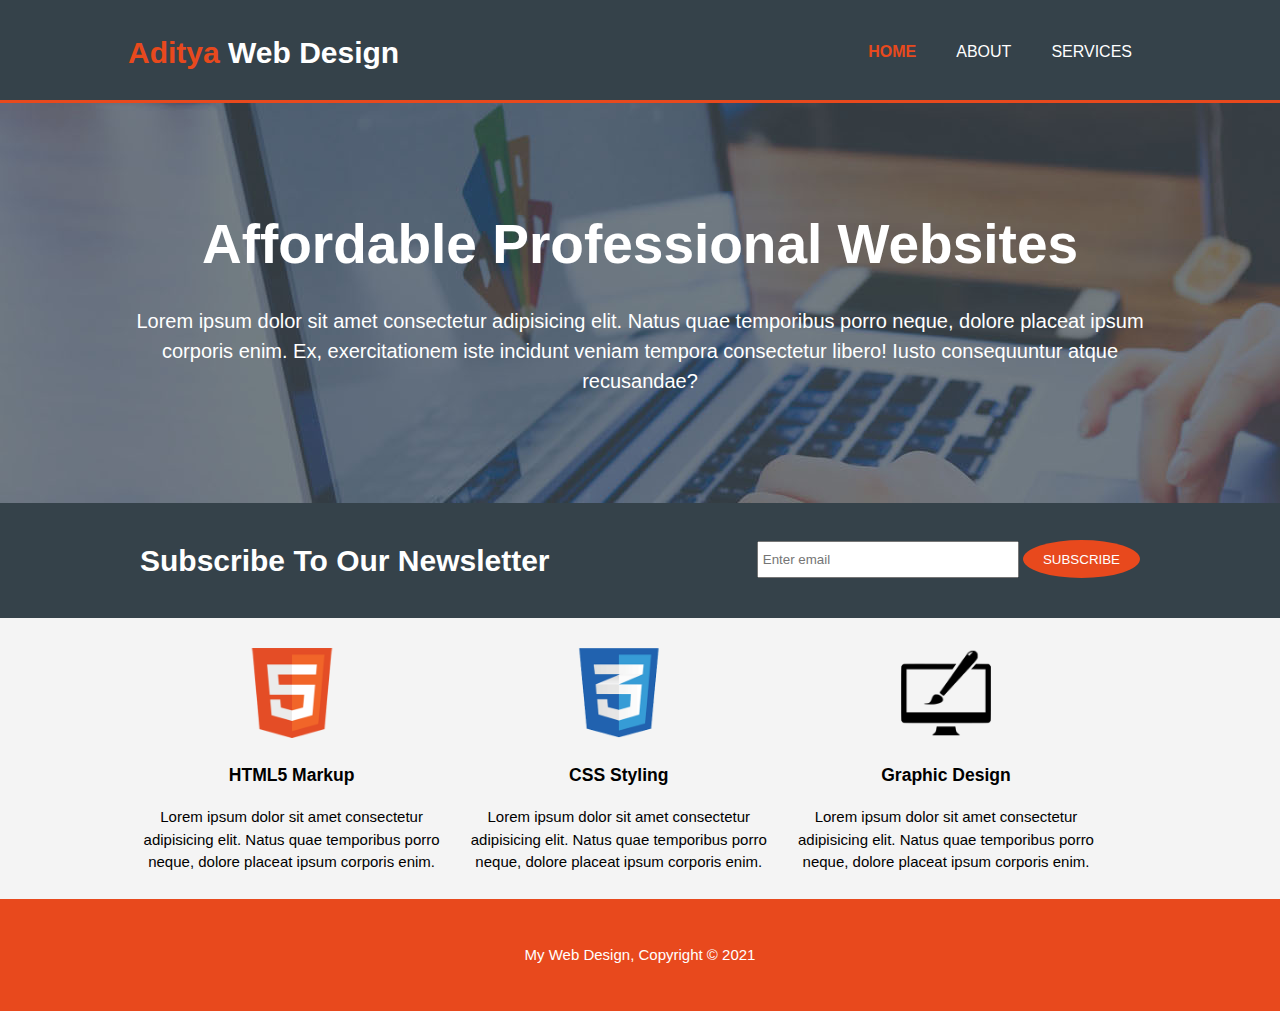
<file: adityawebdesign/index.html>
<!DOCTYPE html>
<html>
    <head>
        <meta charset="utf-8">
        <meta name="viewport" content="width=device-width">
        <meta name="author" content="Aditya Kumar">
        <title>Aditya Web Design | Welcome</title>
        <link rel="stylesheet" href="./css/style.css">
    </head>
    <body>
        <header>
            <div class="container">
                <div id="branding">
                    <h1><span class="highlight">Aditya</span> Web Design</h1>
                </div>
                <nav>
                    <ul>
                        <li class="current"><a href="index.html">home</a></li>
                        <li><a href="about.html">about</a></li>
                        <li><a href="services.html">services</a></li>
                    </ul>
                </nav>
            </div>
        </header>

        <section id="showcase">
            <div class="container">
                <h1>Affordable Professional Websites</h1>
                <p>Lorem ipsum dolor sit amet consectetur adipisicing elit. 
                    Natus quae temporibus porro neque, dolore placeat ipsum 
                    corporis enim. Ex, exercitationem iste incidunt veniam 
                    tempora consectetur libero! Iusto consequuntur atque recusandae?
                </p>
            </div>
        </section>

        <section id="newsletter">
            <div class="container">
                <h1>Subscribe To Our Newsletter</h1>
                <form>
                    <input type="email" placeholder="Enter email">
                    <button type="submit" class="button-1">SUBSCRIBE</button>
                </form>
            </div>
        </section>

        <section id="boxes">
            <div class="container">
                <div class="box">
                    <img src="./img/logo_html.png">
                    <h3>HTML5 Markup</h3>
                    <p>Lorem ipsum dolor sit amet consectetur adipisicing elit. 
                        Natus quae temporibus porro neque, dolore placeat ipsum 
                        corporis enim.</p>
                </div>

                <div class="box">
                    <img src="./img/logo_css.png">
                    <h3>CSS Styling</h3>
                    <p>Lorem ipsum dolor sit amet consectetur adipisicing elit. 
                        Natus quae temporibus porro neque, dolore placeat ipsum 
                        corporis enim.</p>
                </div>

                <div class="box">
                    <img src="./img/logo_brush.png">
                    <h3>Graphic Design</h3>
                    <p>Lorem ipsum dolor sit amet consectetur adipisicing elit. 
                        Natus quae temporibus porro neque, dolore placeat ipsum 
                        corporis enim.</p>
                </div>
            </div>
        </section>

        <footer>
            <p>My Web Design, Copyright &copy; 2021</p>
        </footer>
    </body>
</html>
</file>
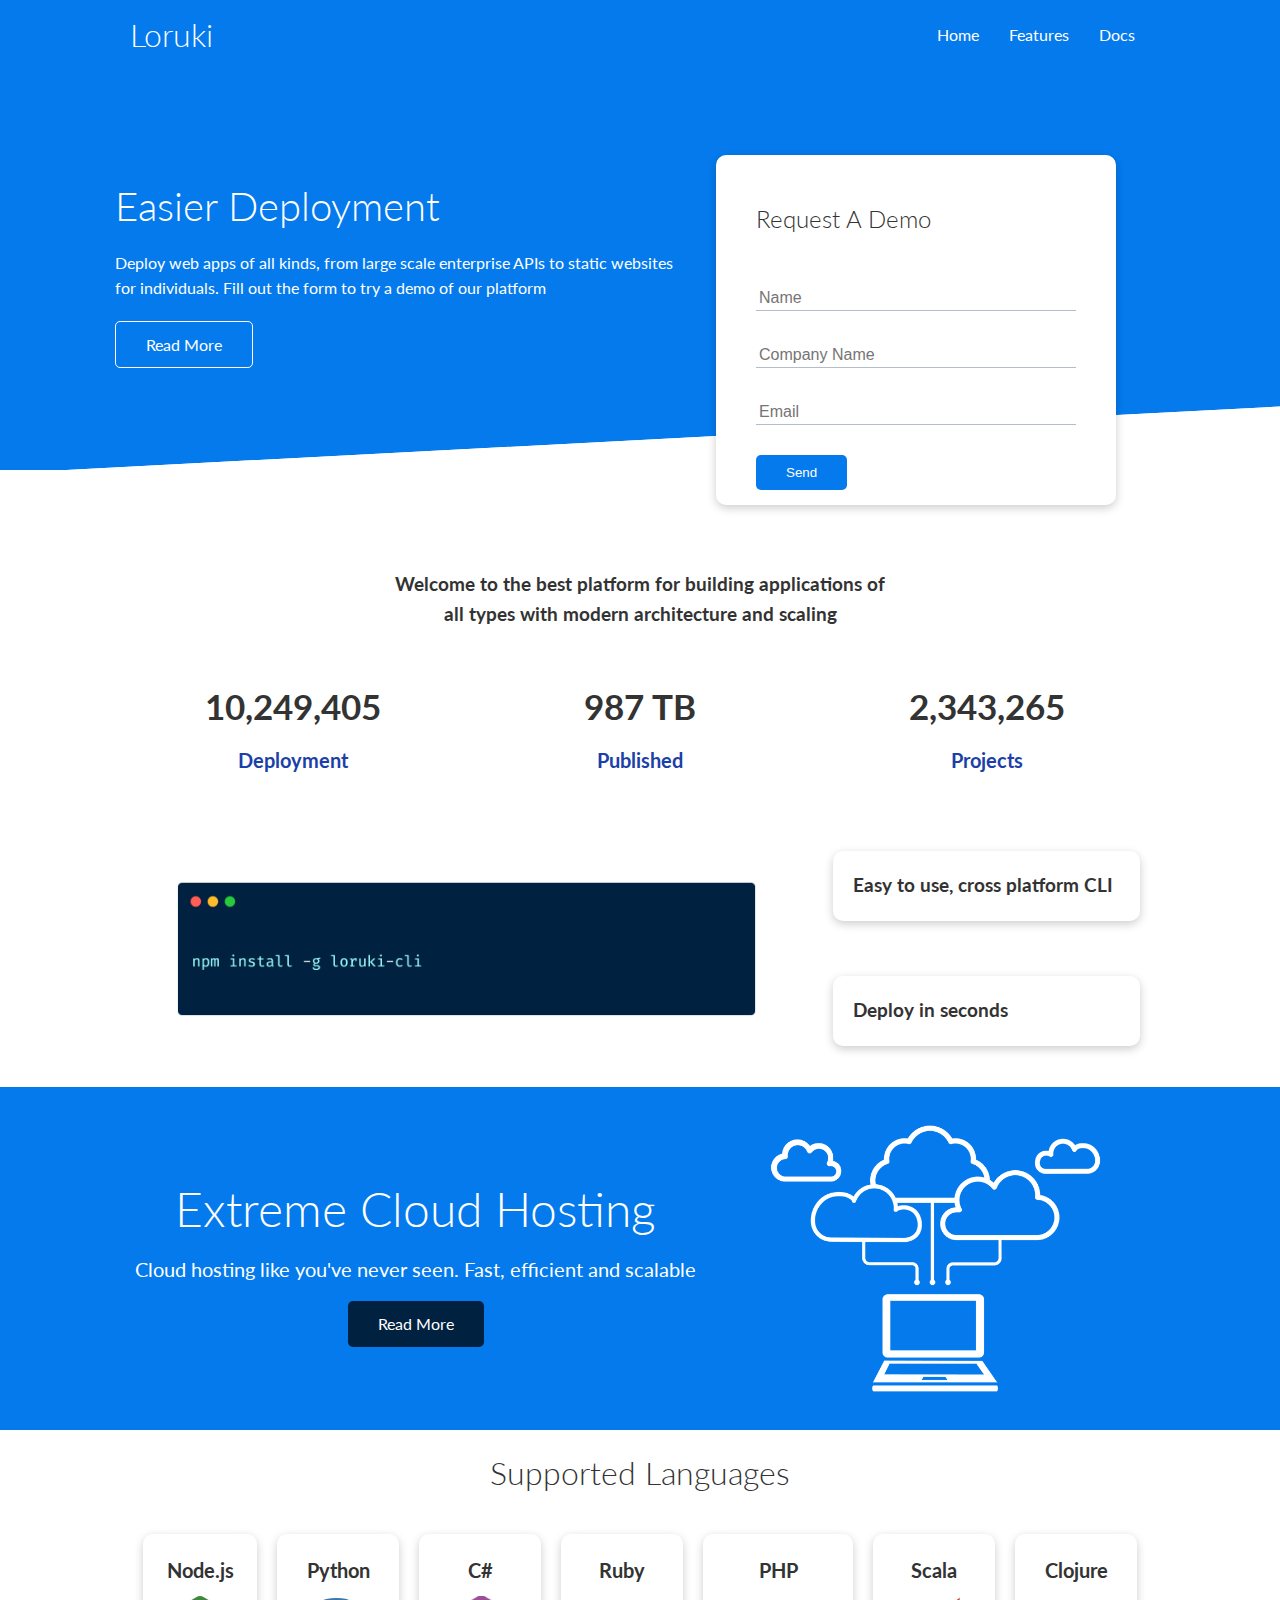
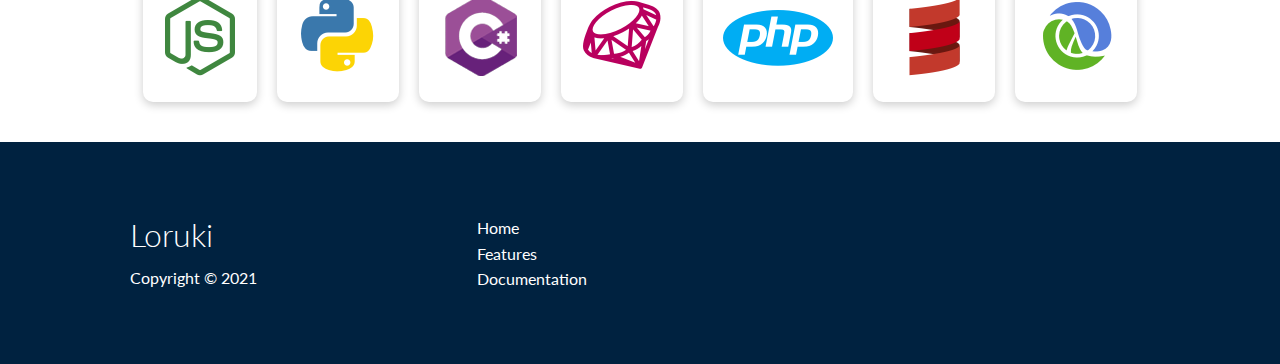
<file: LorukiWebsite/index.html>
<!DOCTYPE html>
<html lang="en">
<head>
    <meta charset="UTF-8">
    <meta http-equiv="X-UA-Compatible" content="IE=edge">
    <meta name="viewport" content="width=device-width, initial-scale=1.0">
    <!-- the below link is from cdnjs.com where we searched font and copied link of font awesome which allows tu use classes for creating icons-->
    <link rel="stylesheet" href="https://cdnjs.cloudflare.com/ajax/libs/font-awesome/5.15.3/css/all.min.css" 
    integrity="sha512-iBBXm8fW90+nuLcSKlbmrPcLa0OT92xO1BIsZ+ywDWZCvqsWgccV3gFoRBv0z+8dLJgyAHIhR35VZc2oM/gI1w==" 
    crossorigin="anonymous" referrerpolicy="no-referrer" />
    <title>Loruki | Cloud hosting for everyone</title>
    <link rel="stylesheet" href="css/utilities.css">
    <link rel="stylesheet" href="css/style.css">
</head>
<body>
    <!--NAVBAR-->
    <div class="navbar">
        <div class="container flex">
            <h1 class="logo">Loruki</h1>
            <ul>
                <li><a href="index.html">Home</a></li>
                <li><a href="features.html">Features</a></li>
                <li><a href="docs.html">Docs</a></li>
            </ul>
        </div>
    </div>

    <!--SHOWCASE-->
    <section class="showcase">
        <div class="container grid">
            <div class="showcase-text">
                <h1>Easier Deployment</h1>
                <p>Deploy web apps of all kinds, from
                    large scale enterprise APIs to static
                    websites for individuals. Fill out the
                    form to try a demo of our platform
                </p>
                <a href="features.html" class="btn btn-outline">Read More</a> 
            </div>

            <div class="showcase-form card">
                <h2>Request A Demo</h2>
                <form name="contact" method="POST" netlify-honeypot="bot-field" data-netlify="true">
                    <!--Adding required tag makes the field as required-->
                    <input type="hidden" name="form-name" value="contact">
                    <p class="hidden">
                        <label>Don’t fill this out if you’re human: <input name="bot-field" /></label>
                    </p>
                    <div class="form-control">
                        <input type="text" name="name" placeholder="Name"
                        required>
                    </div>

                    <div class="form-control">
                        <input type="text" name="company" placeholder="Company Name"
                        required>
                    </div>

                    <div class="form-control">
                        <input type="email" name="email" placeholder="Email"
                        required>
                    </div>

                    <input type="submit" value="Send" class="btn btn-primary">
                </form>
            </div>
        </div>
    </section>

    <!--STATS-->
    <section class="stats">
        <div class="container">
            <h3 class="stats-heading text-center my-1">
                Welcome to the best platform for building applications
                of all types with modern architecture and scaling
            </h3> 
            
            <div class="grid grid-3 text-center my-4">
                <div>
                    <!--The fas fa server/upload/diagram are all html tags to fetch icons-->
                    <i class="fas fa-server fa-3x"></i>
                    <h3>10,249,405</h3>
                    <p class="text-secondary">Deployment</p>
                </div>
                <div>
                    <i class="fas fa-upload fa-3x"></i>
                    <h3>987 TB</h3>
                    <p class="text-secondary">Published</p>
                </div>
                <div>
                    <i class="fas fa-project-diagram fa-3x"></i>
                    <h3>2,343,265</h3>
                    <p class="text-secondary">Projects</p>
                </div>
            </div>
        </div>
    </section>

    <!--CLI-->
    <section class="cli">
        <div class="container grid">
            <img src="images/cli.png" alt="">
            <div class="card">
                <h3>Easy to use, cross platform CLI</h3>
            </div>

            <div class="card">
                <h3>Deploy in seconds</h3>
            </div>
        </div>
    </section>

    <!--CLOUD-->
    <section class="cloud bg-primary my-2 py-2">
        <div class="container grid">
            <div class="text-center">
                <h2 class="lg">Extreme Cloud Hosting</h2>
                <p class="lead my-1">Cloud hosting like you've never seen.
                    Fast, efficient and scalable
                </p>
                <a href="features.html" class="btn btn-dark">Read More</a>
            </div>

            <img src="images/cloud.png" alt="">
        </div>
    </section>

    <!--LANGUAGES-->
    <section class="languages">
        <h2 class="md text-center my-2">
            Supported Languages
        </h2>
        <div class="container flex">
            <div class="card">
                <h4>Node.js</h4>
                <img src="images/logos/node.png" alt="">
            </div>
            <div class="card">
                <h4>Python</h4>
                <img src="images/logos/python.png" alt="">
            </div>
            <div class="card">
                <h4>C#</h4>
                <img src="images/logos/csharp.png" alt="">
            </div>
            <div class="card">
                <h4>Ruby</h4>
                <img src="images/logos/ruby.png" alt="">
            </div>
            <div class="card">
                <h4>PHP</h4>
                <img src="images/logos/php.png" alt="">
            </div>
            <div class="card">
                <h4>Scala</h4>
                <img src="images/logos/scala.png" alt="">
            </div>
            <div class="card">
                <h4>Clojure</h4>
                <img src="images/logos/clojure.png" alt="">
            </div>
        </div>
    </section>


    <!--FOOTER-->
    <footer class="footer bg-dark py-5">
        <div class="container grid grid-3">
            <div>
                <h1>Loruki</h1>
                <p>Copyright &copy; 2021</p>
            </div>

            <nav>
                <ul>
                    <li><a href="index.html">Home</a></li>
                    <li><a href="features.html">Features</a></li>
                    <li><a href="docs.html">Documentation</a></li>
                </ul>
            </nav>

            <div class="social">
                <a href="#"><i class="fab fa-github fa-2x"></i></a>
                <a href="#"><i class="fab fa-facebook fa-2x"></i></a>
                <a href="#"><i class="fab fa-instagram fa-2x"></i></a>
                <a href="#"><i class="fab fa-twitter fa-2x"></i></a>
            </div>
        </div>
    </footer>
</body>
</html>
</file>
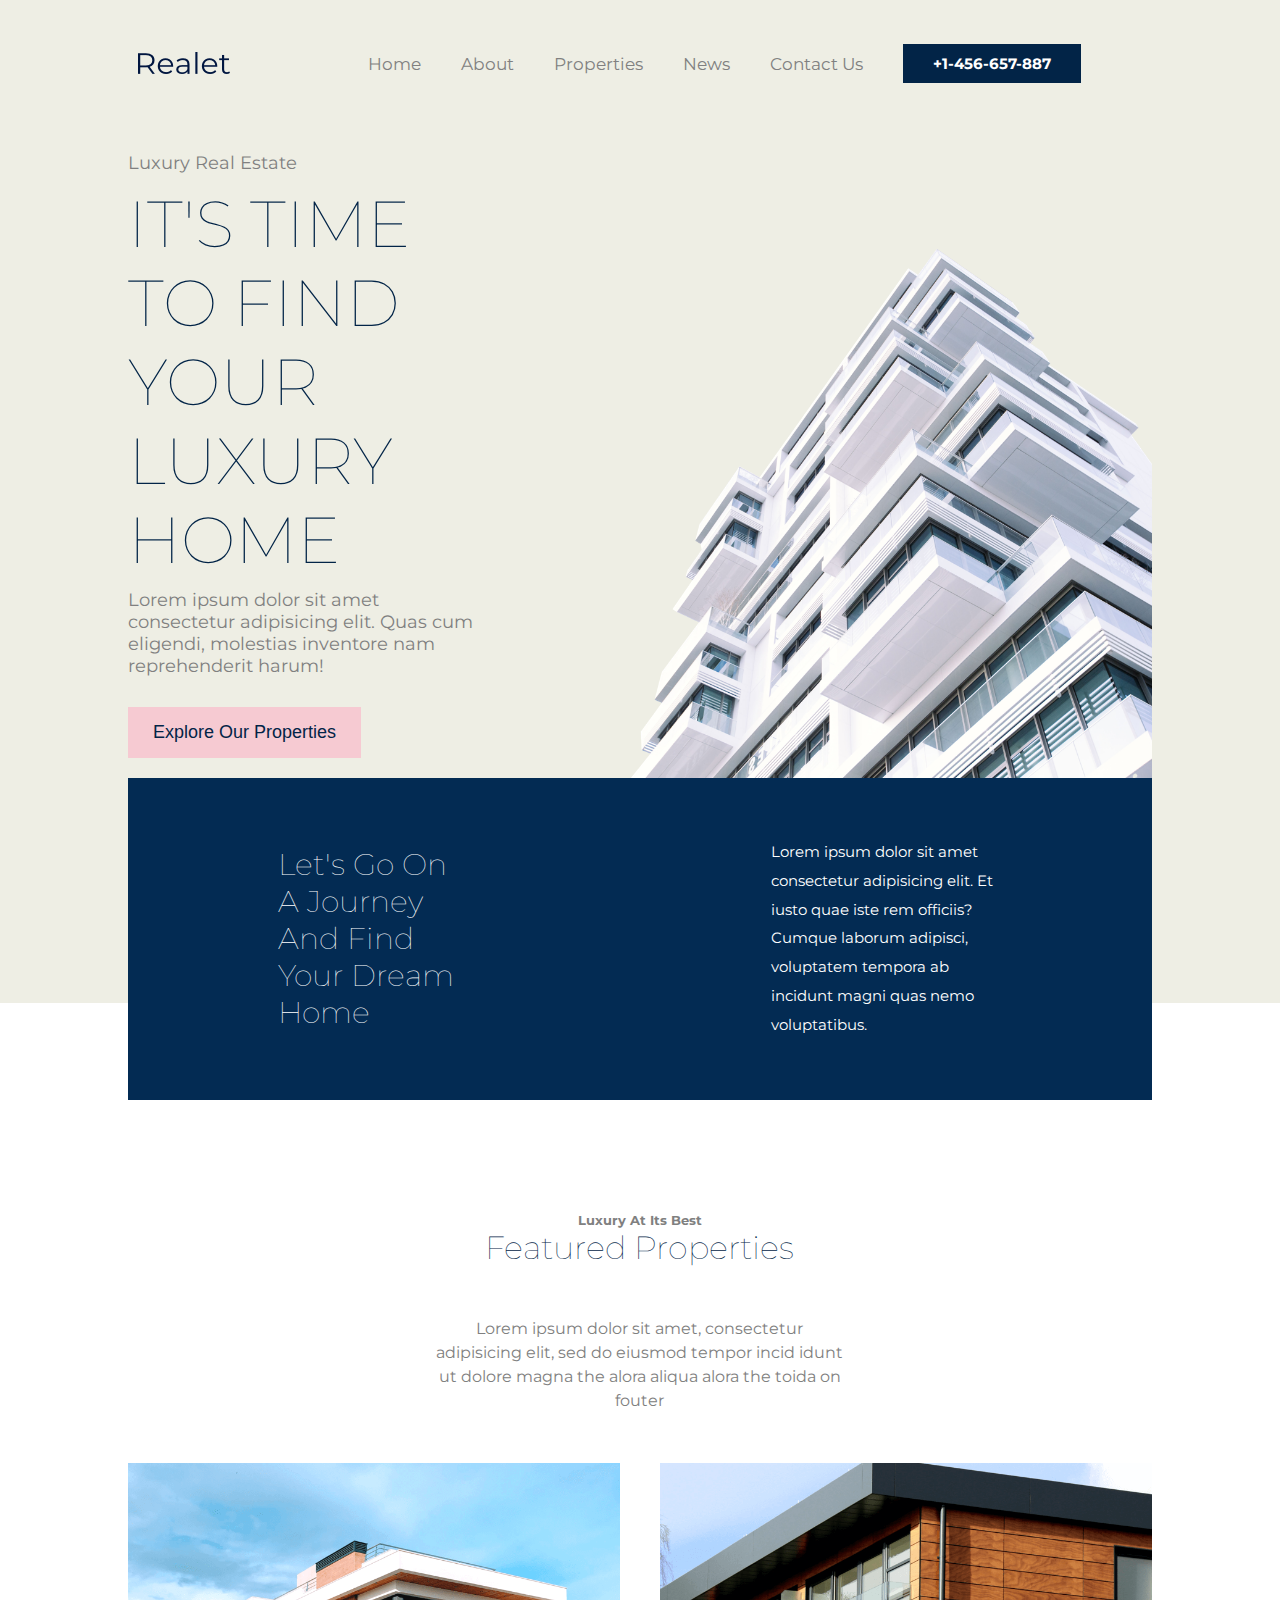
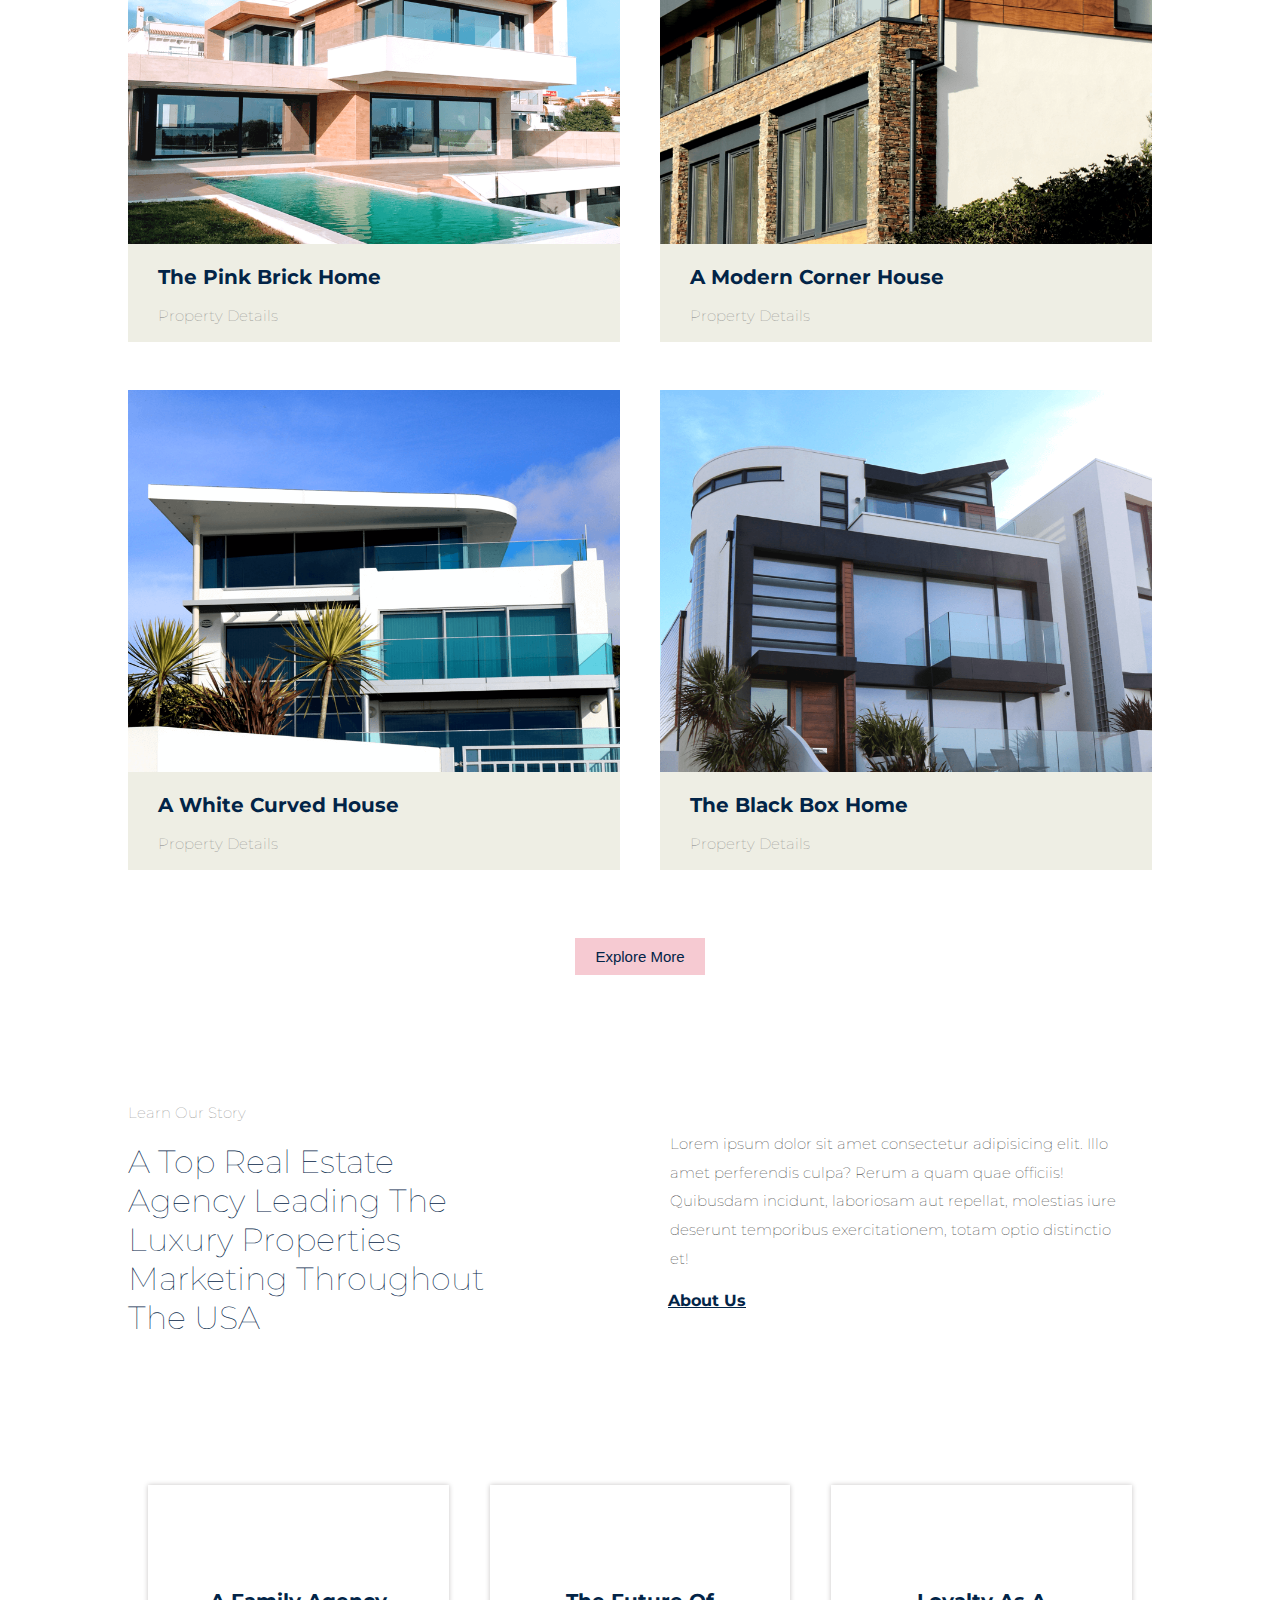
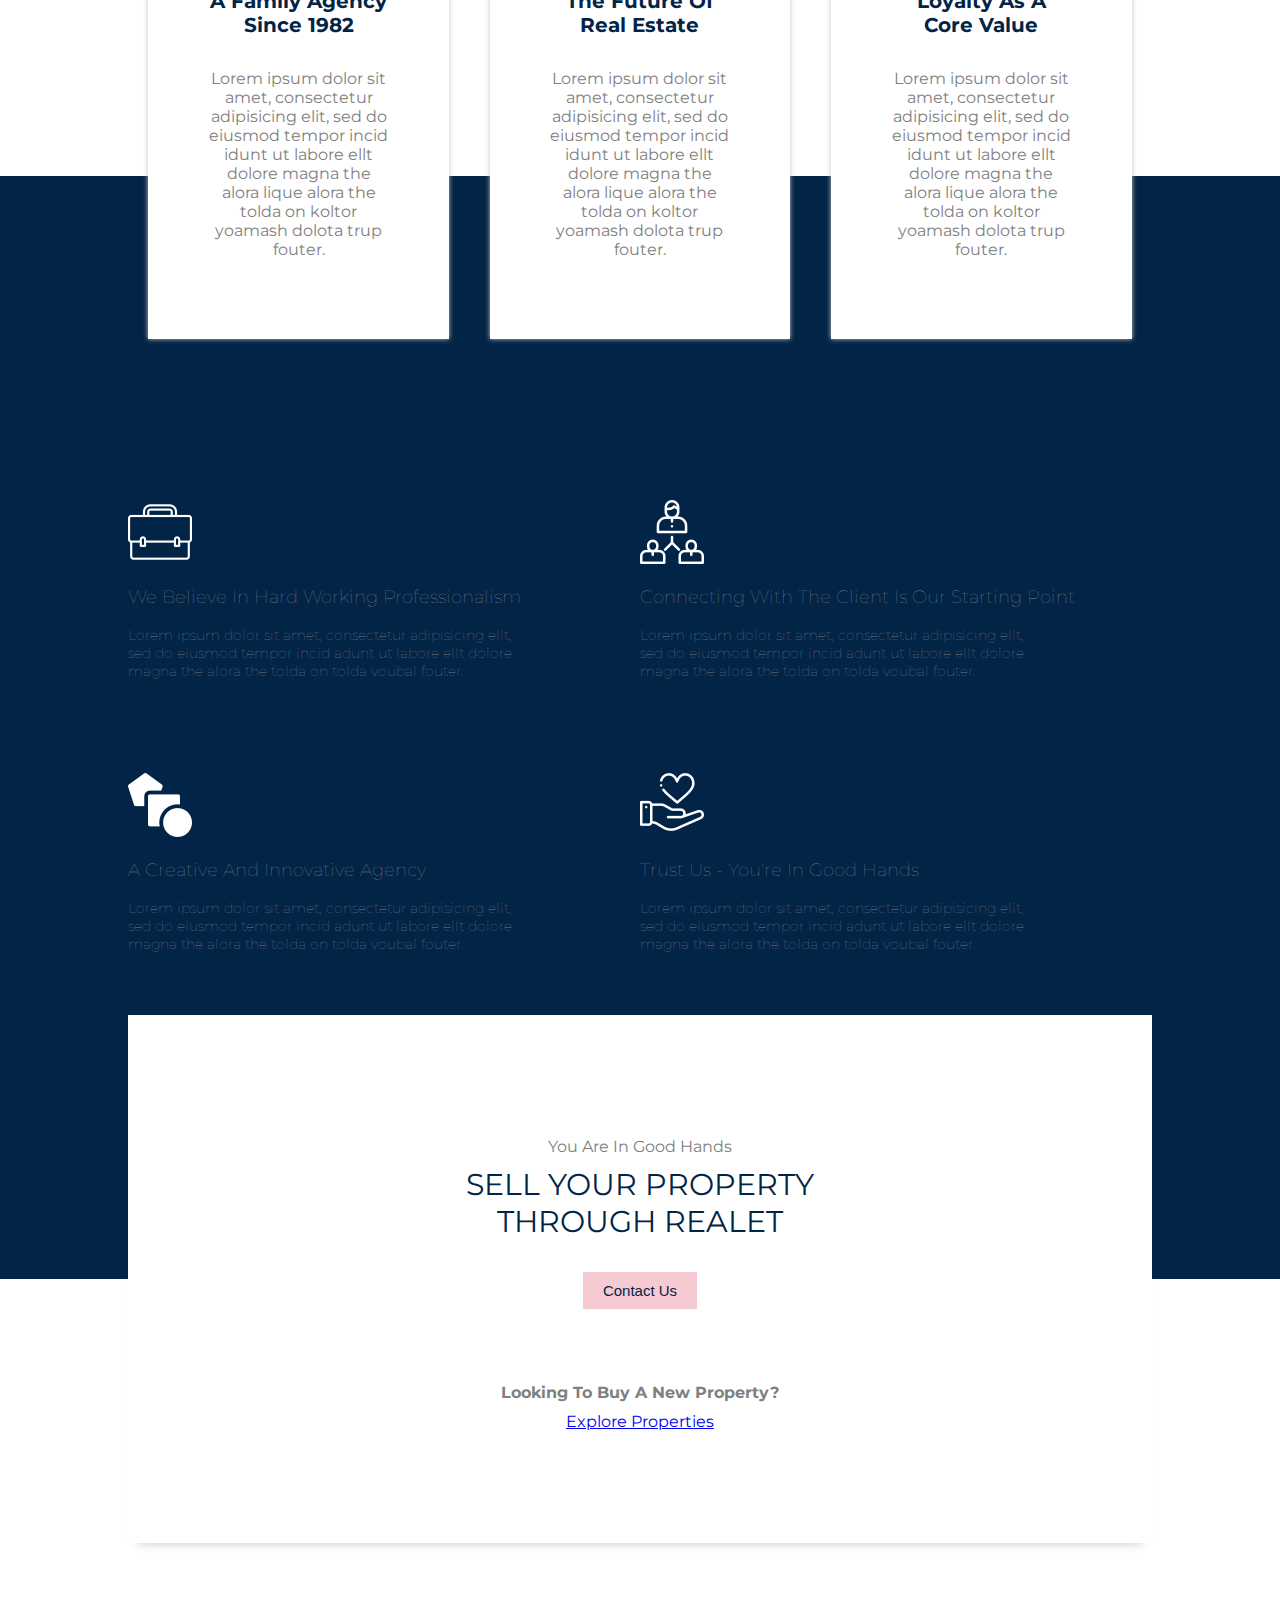
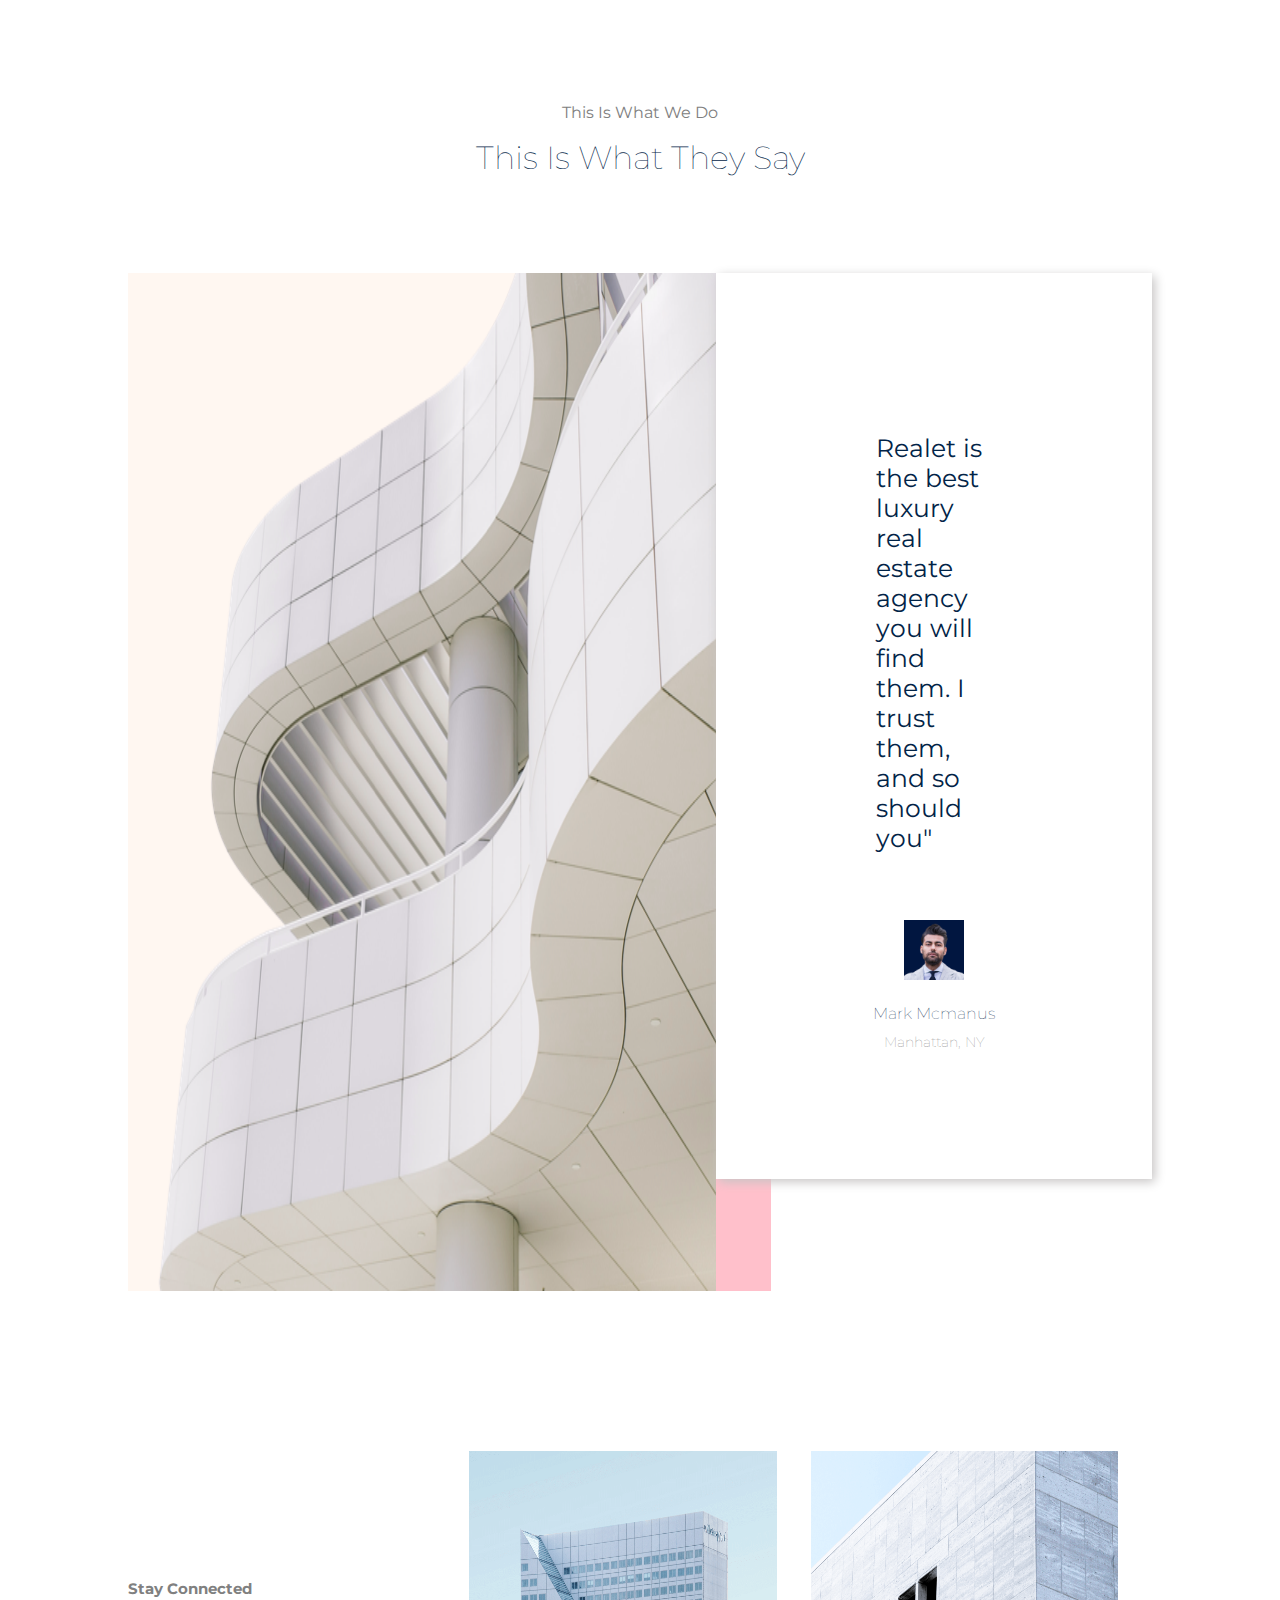
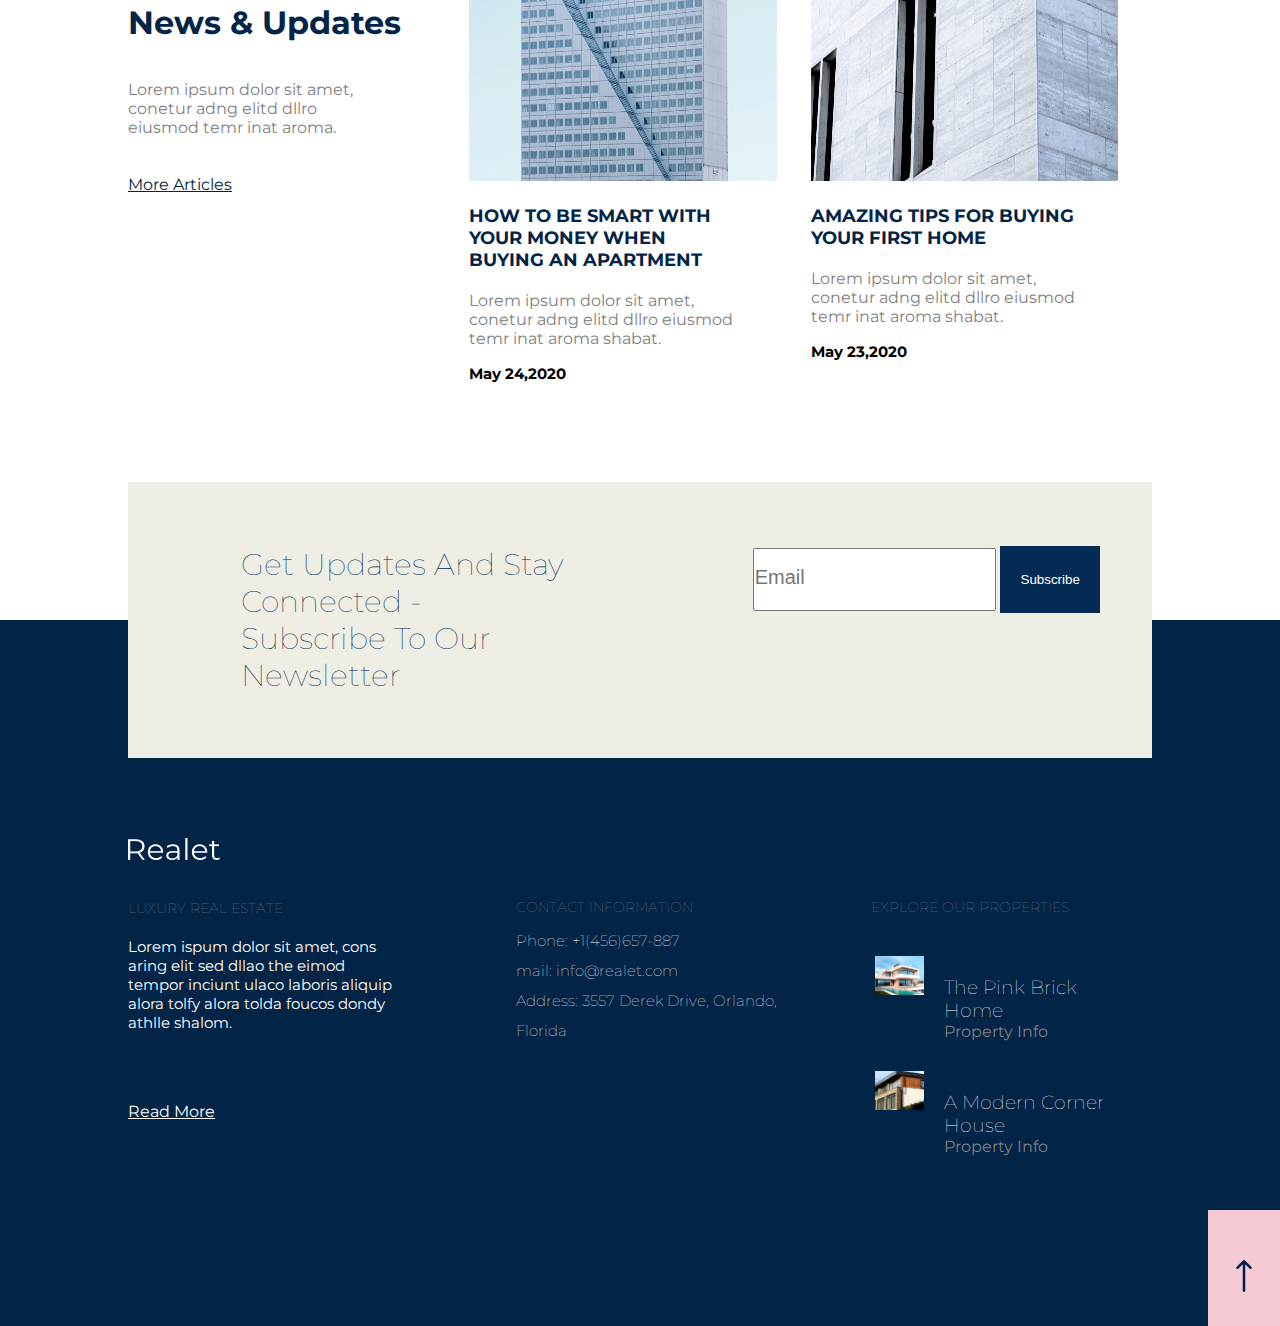
<file: Realet/index.html>
<!DOCTYPE html>
<html lang="en">
<head>
    <meta charset="UTF-8">
    <meta http-equiv="X-UA-Compatible" content="IE=edge">
    <meta name="viewport" content="width=device-width, initial-scale=1.0">
    <title>Realet</title>
    <link rel="stylesheet" href="style.css">
</head>
<body>
    <!-- SECTION-1 -->
    <div id="section-1">
        <div class="section-container">
            <nav class="navbar flex">
                <h2 class="logo"><img src="./images/Logo.png"></h2>
                <ul class="nav-items flex">
                    <li>Home</li>
                    <li>About</li>
                    <li>Properties</li>
                    <li>News</li>
                    <li>Contact Us</li>
                    <li><h6 class="section-1-phone">+1-456-657-887</h6></li>
                </ul>
            </nav>
    
            <div class="section-1-textarea">
                <div class="section-1-text1">
                    <p>Luxury Real Estate</p>
                    <h1>IT'S TIME TO FIND YOUR LUXURY HOME</h1>
                    <p>Lorem ipsum dolor sit amet consectetur adipisicing elit. Quas cum eligendi, molestias inventore nam reprehenderit harum!</p>
                    <button class="section-1-button button" type="button">Explore Our Properties</button>
                </div>
            </div>
        </div>
    </div>
    <!-- End of SECTION-1 -->

    <!-- TEMP -->
    <div class="first-gradient">
        <div class="gradient flex section-container">
            <h3>Let's Go On A Journey And Find Your Dream Home</h3>
            <p>Lorem ipsum dolor sit amet consectetur adipisicing elit. Et iusto quae iste rem officiis? Cumque laborum adipisci, voluptatem tempora ab incidunt magni quas nemo voluptatibus.</p>
        </div>
    </div>
    <!-- End of TEMP -->

    <!-- SECTION-2 -->
    <div class="section-2 section-container">
        <div class="section-2-text">
            <h5>Luxury At Its Best</h5>
            <h3>Featured Properties</h3>
            <p>Lorem ipsum dolor sit amet, consectetur adipisicing elit, sed do eiusmod tempor incid idunt ut dolore magna the alora aliqua alora the toida on fouter</p>
        </div>

        <div class="section-2-cards flex">
            <div class="section-2-card">
                <img src="./images/Properties1.png" alt="POPUP-1">
                <h3>The Pink Brick Home</h3>
                <h4>Property Details</h4>
            </div>
            <div class="section-2-card">
                <img src="./images/Properties-2-1.png" alt="POPUP-2">
                <h3>A Modern Corner House</h3>
                <h4>Property Details</h4>
            </div>
        </div>
        <div class="section-2-cards flex">
            <div class="section-2-card">
                <img src="./images/Properties-3 (1).png" alt="POPUP-3">
                <h3>A White Curved House</h3>
                <h4>Property Details</h4>
            </div>
            <div class="section-2-card">
                <img src="./images/Properties-4.png" alt="POPUP-4">
                <h3>The Black Box Home</h3>
                <h4>Property Details</h4>
            </div>
        </div>

        <div class="section-2-button">
            <button type="button" class="button" >Explore More</button>
        </div>
    </div>
    <!-- End of SECTION-2 -->

    <!-- SECTION-3 -->
    <div class="section-3 section-container flex">
        <div class="section-3-1">
            <h4>Learn Our Story</h4>
            <h1>A Top Real Estate Agency Leading The Luxury Properties Marketing Throughout The USA</h1>
        </div>

        <div class="section-3-2">
            <h4>Lorem ipsum dolor sit amet consectetur adipisicing elit. Illo amet perferendis culpa? Rerum a quam quae officiis! Quibusdam incidunt, laboriosam aut repellat, molestias iure deserunt temporibus exercitationem, totam optio distinctio et!</h4>
            <a href="#">About Us</a>
        </div>
    </div>
    <!-- End of SECTION-3 -->

    <!-- SECTION-4 CARDS -->
    <div class="section-4-cards-background">
        <div class="section-4-cards flex section-container">
            <div class="section-4-card">
                <h3>A Family Agency Since 1982</h3>
                <p>Lorem ipsum dolor sit amet, consectetur adipisicing elit, sed do eiusmod tempor incid idunt ut labore ellt dolore magna the alora lique alora the tolda on koltor yoamash dolota trup fouter.</p>
            </div>
            <div class="section-4-card">
                <h3>The Future Of Real Estate</h3>
                <p>Lorem ipsum dolor sit amet, consectetur adipisicing elit, sed do eiusmod tempor incid idunt ut labore ellt dolore magna the alora lique alora the tolda on koltor yoamash dolota trup fouter.</p>
            </div>
            <div class="section-4-card">
                <h3>Loyalty As A Core Value</h3>
                <p>Lorem ipsum dolor sit amet, consectetur adipisicing elit, sed do eiusmod tempor incid idunt ut labore ellt dolore magna the alora lique alora the tolda on koltor yoamash dolota trup fouter.</p>
            </div>
        </div>
    </div>
    <!-- End of SECTION-4 CARDS -->

    <!-- SECTION-4 -->
    <div class="section-4-color">
        <div class="section-4 section-container">
            <div class="section-4-features flex">
                <div class="section-4-feature-card">
                    <img src="./images/briefcase.png">
                    <h2>We Believe In Hard Working Professionalism</h2>
                    <p>Lorem ipsum dolor sit amet, consectetur adipisicing elit, sed do eiusmod tempor incid adunt ut labore ellt dolore magna the alora the tolda on tolda voubal fouter.</p>
                </div>
                <div class="section-4-feature-card">
                    <img src="./images/management.png">
                    <h2>Connecting With The Client Is Our Starting Point</h2>
                    <p>Lorem ipsum dolor sit amet, consectetur adipisicing elit, sed do eiusmod tempor incid adunt ut labore ellt dolore magna the alora the tolda on tolda voubal fouter.</p>
                </div>
            </div>
    
            <div class="section-4-features flex">
                <div class="section-4-feature-card">
                    <img src="./images/shapes.png">
                    <h2>A Creative And Innovative Agency</h2>
                    <p>Lorem ipsum dolor sit amet, consectetur adipisicing elit, sed do eiusmod tempor incid adunt ut labore ellt dolore magna the alora the tolda on tolda voubal fouter.</p>
                </div>
                <div class="section-4-feature-card">
                    <img src="./images/heart.png">
                    <h2>Trust Us - You're In Good Hands</h2>
                    <p>Lorem ipsum dolor sit amet, consectetur adipisicing elit, sed do eiusmod tempor incid adunt ut labore ellt dolore magna the alora the tolda on tolda voubal fouter.</p>
                </div>
            </div>
        </div>
    </div>
    <!-- End of  SECTION-4 -->

    <!-- SECTION-5 -->
    <div class="section-5-background">
        <div class="section-5 section-container">
            <p>You Are In Good Hands</p>
            <h1>SELL YOUR PROPERTY</h1>
            <h1>THROUGH REALET</h1>
            <button type="button" class="section-5-button button">Contact Us</button>
            <h2>Looking To Buy A New Property?</h2>
            <a href="#">Explore Properties</a>
        </div>
    </div>
    <!-- End of SECTION-5 -->

    <!-- SECTION-6 -->
    <div class="section-6 section-container">
        <p>This Is What We Do</p>
        <h1>This Is What They Say</h1>
        <div class="section-6-bottom flex">
            <img class="section-6-1" src="./images/Testimonial-pic.png" alt="">
            <div class="section-6-2 flex">
                <div class="section-6-image-section">
                    <p>Realet is the best luxury real estate agency you will find them. I trust them, and so should you"</p>
                    <img src="./images/Testimonial-pic-1.png" alt="">
                    <h2>Mark Mcmanus</h2>
                    <h3>Manhattan, NY</h3>
                </div>
                <div class="bottom-color flex">
                    <div class="pink"></div>
                    <div class="white"></div>
                </div>
            </div>
        </div>
    </div>
    <!-- End of SECTION-6 -->

    <!-- SECTION-7 -->
    <div class="section-7 section-container flex">
        <div class="section-7-text">
            <h6>Stay Connected</h6>
            <h1>News & Updates</h1>
            <p>Lorem ipsum dolor sit amet, conetur adng elitd dllro eiusmod temr inat aroma.</p>
            <a href="#">More Articles</a>
        </div>

        <div class="section-7-card">
            <img src="./images/Post-1.png" alt="Post-1">
            <div class="section-7-cardtext">
                <h5>How to be smart with your money when buying an apartment</h5>
                <p>Lorem ipsum dolor sit amet, conetur adng elitd dllro eiusmod temr inat aroma shabat.</p>
                <h6>May 24,2020</h6>
            </div>
        </div>

        <div class="section-7-card">
            <img src="./images/Post-2.png" alt="Post-1">
            <div class="section-7-cardtext">
                <h5>Amazing tips for buying your first home</h5>
                <p>Lorem ipsum dolor sit amet, conetur adng elitd dllro eiusmod temr inat aroma shabat.</p>
                <h6>May 23,2020</h6>
            </div>
        </div>
    </div>
    <!-- End of SECTION-7 -->

    <!-- NEWSLETTER -->
    <div class="newsletter-color">
        <div class="newsletter flex section-container">
            <div class="newsletter-heading">
                <h1>Get Updates And Stay Connected -</h1>
                <h1>Subscribe To Our Newsletter</h1>
            </div>
            <div id="subscribe">
                <input type="email" placeholder="Email">
                <button type="Submit">Subscribe</button>
            </div>
        </div>
    </div>
    <!-- End of NEWSLETTER -->

    <!-- SECTION-8 -->
    <div class="section-8-color">
        <div class="section-8 section-container">
            <img src="./images/Logo-Footer.png" alt="" srcset="" class="footer-logo">
            <footer class="footer flex">
                <div class="footer-1">                    
                    <h3>Luxury Real Estate</h3>
                    <p>Lorem ispum dolor sit amet, cons aring elit sed dllao the eimod tempor inciunt ulaco laboris aliquip alora tolfy alora tolda foucos dondy athlle shalom.</p>
                    <a href="#">Read More</a>
                </div>
                <div class="footer-2">
                    <h2>Contact Information</h2>
                    <h3>Phone: +1(456)657-887</h3>
                    <h3>mail: info@realet.com</h3>
                    <h3>Address: 3557 Derek Drive, Orlando, Florida</h3>
                </div>
                <div class="footer-3">
                    <h2>Explore Our Properties</h2>
                    <div class="footer-3-card flex">
                        <img src="./images/Properties1.png" alt="" srcset="">
                        <div>
                            <h3>The Pink Brick Home</h3>
                            <p>Property Info</p>
                        </div>
                    </div>
                    <div class="footer-3-card flex">
                        <img src="./images/Properties-2-1.png" alt="" srcset="">
                        <div>
                            <h3>A Modern Corner House</h3>
                            <p>Property Info</p>
                        </div>
                    </div>
                </div>
            </footer>
        </div>

        <a href="#section-1" class="top-button"><img src="./images/up-arrow.png" alt=""></a>
    </div>
    <!-- End of SECTION-8 -->
</body>
</html>
</file>
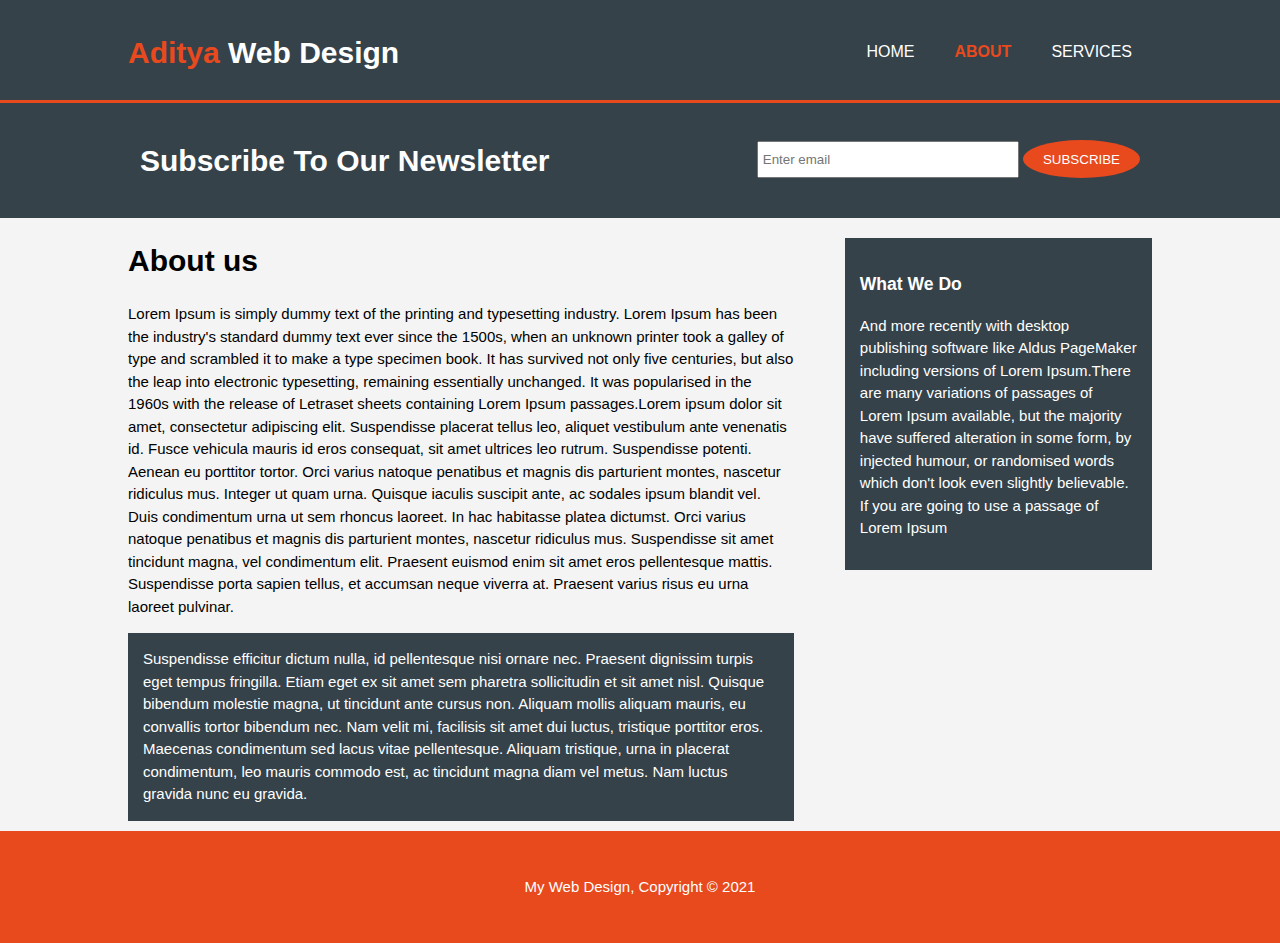
<file: adityawebdesign/about.html>
<!DOCTYPE html>
<html>
    <head>
        <meta charset="utf-8">
        <meta name="viewport" content="width=device-width">
        <meta name="author" content="Aditya Kumar">
        <title>Aditya Web Design | About</title>
        <link rel="stylesheet" href="./css/style.css">
    </head>
    <body>
        <header>
            <div class="container">
                <div id="branding">
                    <h1><span class="highlight">Aditya</span> Web Design</h1>
                </div>
                <nav>
                    <ul>
                        <li><a href="index.html">home</a></li>
                        <li class="current"><a href="about.html">about</a></li>
                        <li><a href="services.html">services</a></li>
                    </ul>
                </nav>
            </div>
        </header>

        <section id="newsletter">
            <div class="container">
                <h1>Subscribe To Our Newsletter</h1>
                <form>
                    <input type="email" placeholder="Enter email">
                    <button type="submit" class="button-1">SUBSCRIBE</button>
                </form>
            </div>
        </section>

        <section id="main">
            <div class="container">
                <article id="main-col">
                    <h1 class="page-title">About us</h1>
                    <p>Lorem Ipsum is simply dummy text of the printing and typesetting industry. 
                        Lorem Ipsum has been the industry's standard dummy text ever since the 1500s,
                        when an unknown printer took a galley of type and scrambled it to make a type
                        specimen book. It has survived not only five centuries, but also the leap into
                        electronic typesetting, remaining essentially unchanged. It was popularised in 
                        the 1960s with the release of Letraset sheets containing Lorem Ipsum passages.Lorem ipsum dolor sit amet, consectetur adipiscing elit. Suspendisse placerat tellus leo, aliquet vestibulum ante venenatis id. Fusce vehicula mauris id eros consequat, sit amet ultrices leo rutrum. Suspendisse potenti. Aenean eu porttitor tortor. Orci varius natoque penatibus et magnis dis parturient montes, nascetur ridiculus mus. Integer ut quam urna. Quisque iaculis suscipit ante, ac sodales ipsum blandit vel. Duis condimentum urna ut sem rhoncus laoreet. In hac habitasse platea dictumst. Orci varius natoque penatibus et magnis dis parturient montes, nascetur ridiculus mus. Suspendisse sit amet tincidunt magna, vel condimentum elit. Praesent euismod enim sit amet eros pellentesque mattis. Suspendisse porta sapien tellus, et accumsan neque viverra at. Praesent varius risus eu urna laoreet pulvinar.
                    </p>
                    <p class="dark">Suspendisse efficitur dictum nulla, id pellentesque nisi ornare nec. Praesent dignissim turpis eget tempus fringilla. Etiam eget ex sit amet sem pharetra sollicitudin et sit amet nisl. Quisque bibendum molestie magna, ut tincidunt ante cursus non. Aliquam mollis aliquam mauris, eu convallis tortor bibendum nec. Nam velit mi, facilisis sit amet dui luctus, tristique porttitor eros. Maecenas condimentum sed lacus vitae pellentesque. Aliquam tristique, urna in placerat condimentum, leo mauris commodo est, ac tincidunt magna diam vel metus. Nam luctus gravida nunc eu gravida.
                    </p>
                </article>
                
                <aside id="sidebar">
                    <div class="dark">
                        <h3>What We Do</h3>
                        <p>And more recently with desktop publishing software like Aldus PageMaker including 
                            versions of Lorem Ipsum.There are many variations of passages of Lorem Ipsum 
                            available, but the majority have suffered alteration in some form, by injected 
                            humour, or randomised words which don't look even slightly believable. If you are 
                            going to use a passage of Lorem Ipsum
                        </p>
                    </div>
                </aside>
            </div>
        </section>

        <footer>
            <p>My Web Design, Copyright &copy; 2021</p>
        </footer>
    </body>
</html>
</file>
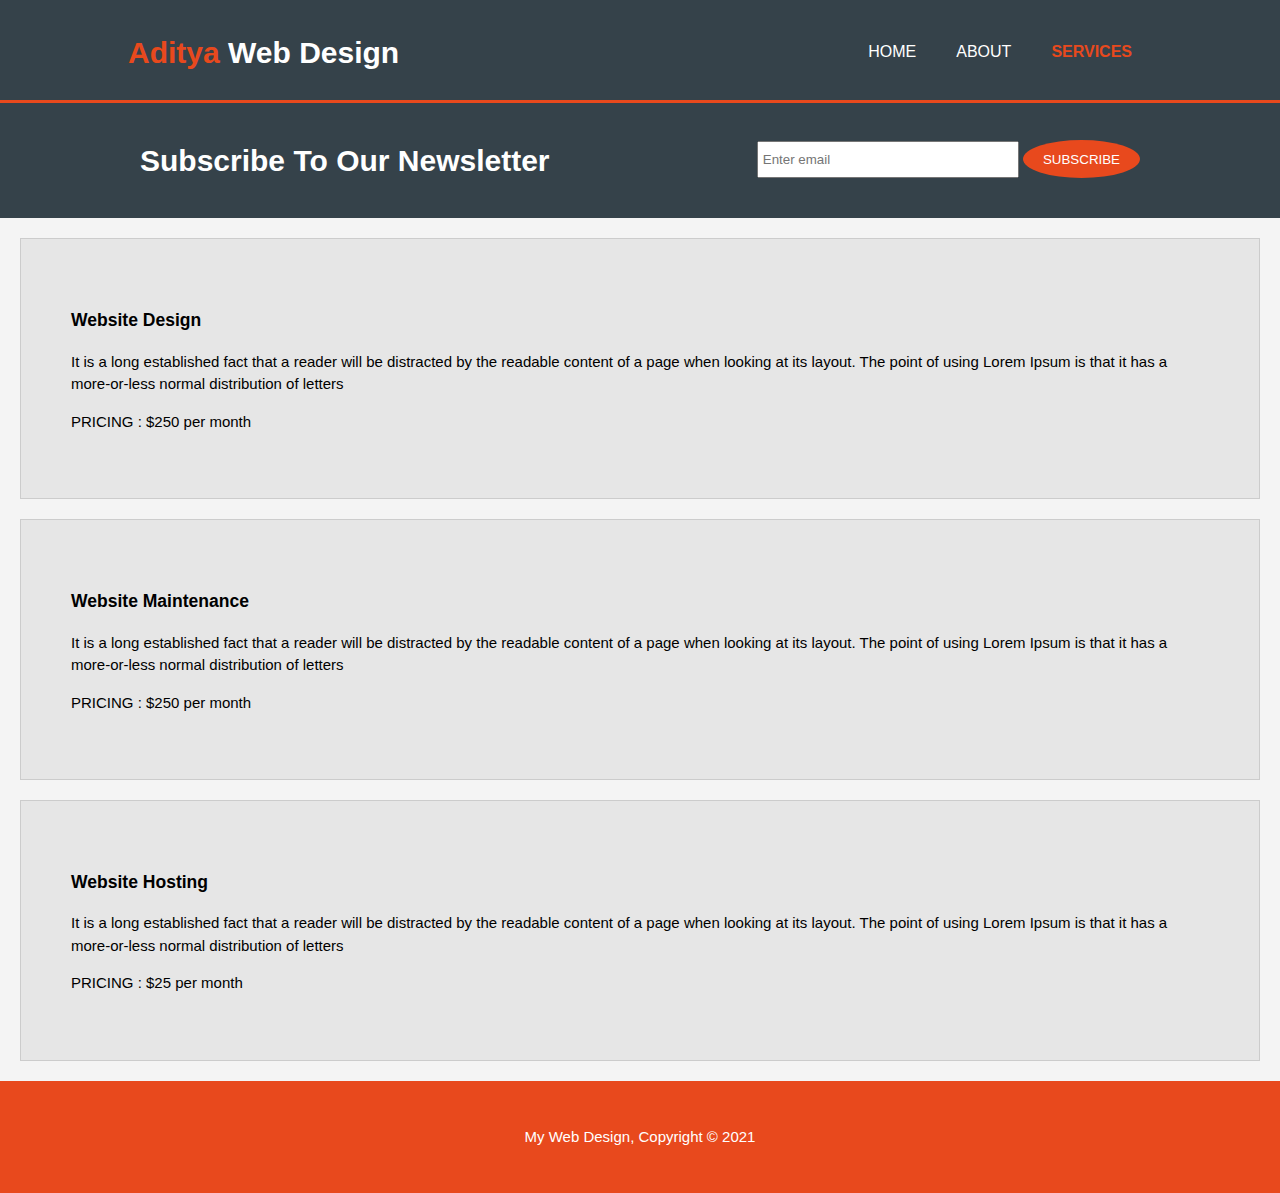
<file: adityawebdesign/services.html>
<!DOCTYPE html>
<html>
    <head>
        <meta charset="utf-8">
        <meta name="viewport" content="width=device-width">
        <meta name="author" content="Aditya Kumar">
        <title>Aditya Web Design | Services</title>
        <link rel="stylesheet" href="./css/style.css">
    </head>
    <body>
        <header>
            <div class="container">
                <div id="branding">
                    <h1><span class="highlight">Aditya</span> Web Design</h1>
                </div>
                <nav>
                    <ul>
                        <li><a href="index.html">home</a></li>
                        <li><a href="about.html">about</a></li>
                        <li class="current"><a href="services.html">services</a></li>
                    </ul>
                </nav>
            </div>
        </header>

        <section id="newsletter">
            <div class="container">
                <h1>Subscribe To Our Newsletter</h1>
                <form>
                    <input type="email" placeholder="Enter email">
                    <button type="submit" class="button-1">SUBSCRIBE</button>
                </form>
            </div>
        </section>

        <article>
            <ul id="services">
                <li>
                    <h3>Website Design</h3>
                    <p>It is a long established fact that a reader will be distracted 
                        by the readable content of a page when looking at its layout. 
                        The point of using Lorem Ipsum is that it has a more-or-less normal
                        distribution of letters</p>
                    <p>PRICING : $250 per month</p>
                </li>
    
                <li>
                    <h3>Website Maintenance</h3>
                    <p>It is a long established fact that a reader will be distracted 
                        by the readable content of a page when looking at its layout. 
                        The point of using Lorem Ipsum is that it has a more-or-less normal
                        distribution of letters</p>
                    <p>PRICING : $250 per month</p>
                </li>
    
                <li>
                    <h3>Website Hosting</h3>
                    <p>It is a long established fact that a reader will be distracted 
                        by the readable content of a page when looking at its layout. 
                        The point of using Lorem Ipsum is that it has a more-or-less normal
                        distribution of letters</p>
                    <p>PRICING : $25 per month</p>
                </li>
            </ul>
        </article>


        <footer>
            <p>My Web Design, Copyright &copy; 2021</p>
        </footer>
    </body>
</html>
</file>
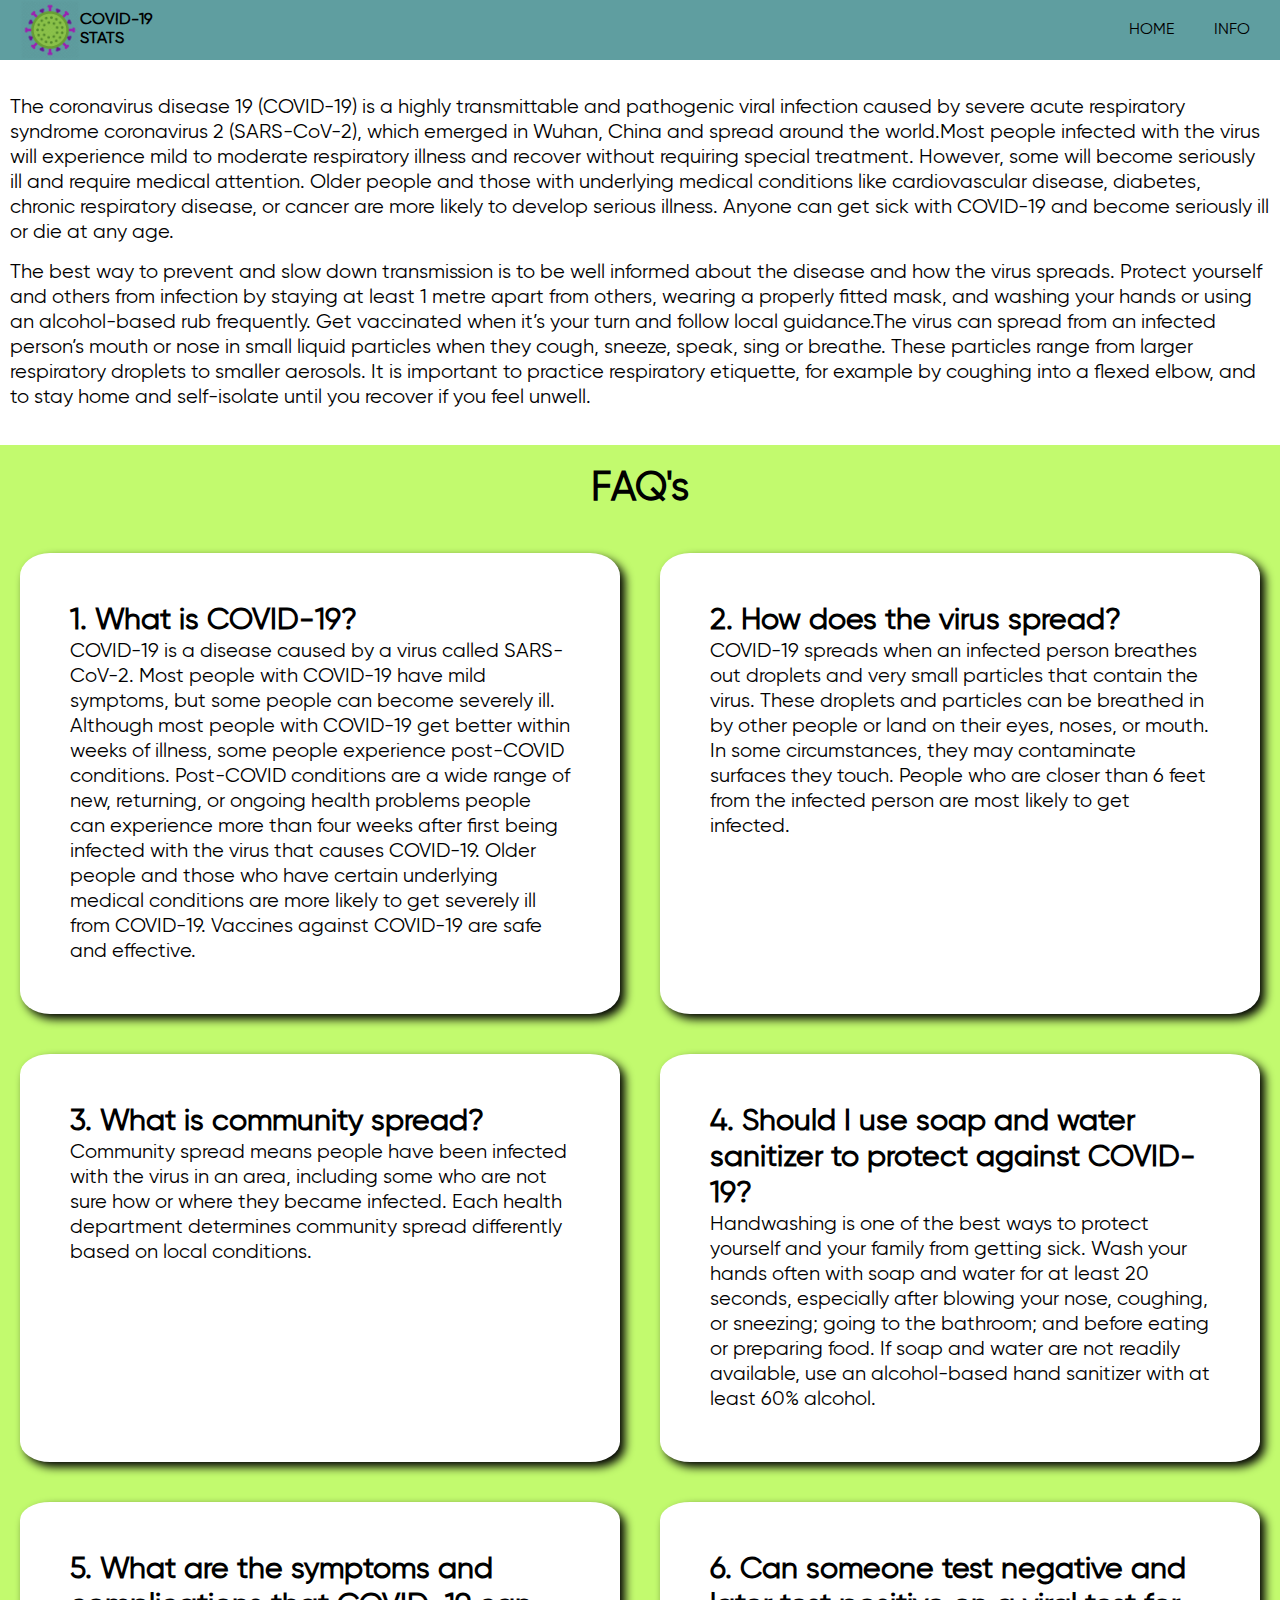
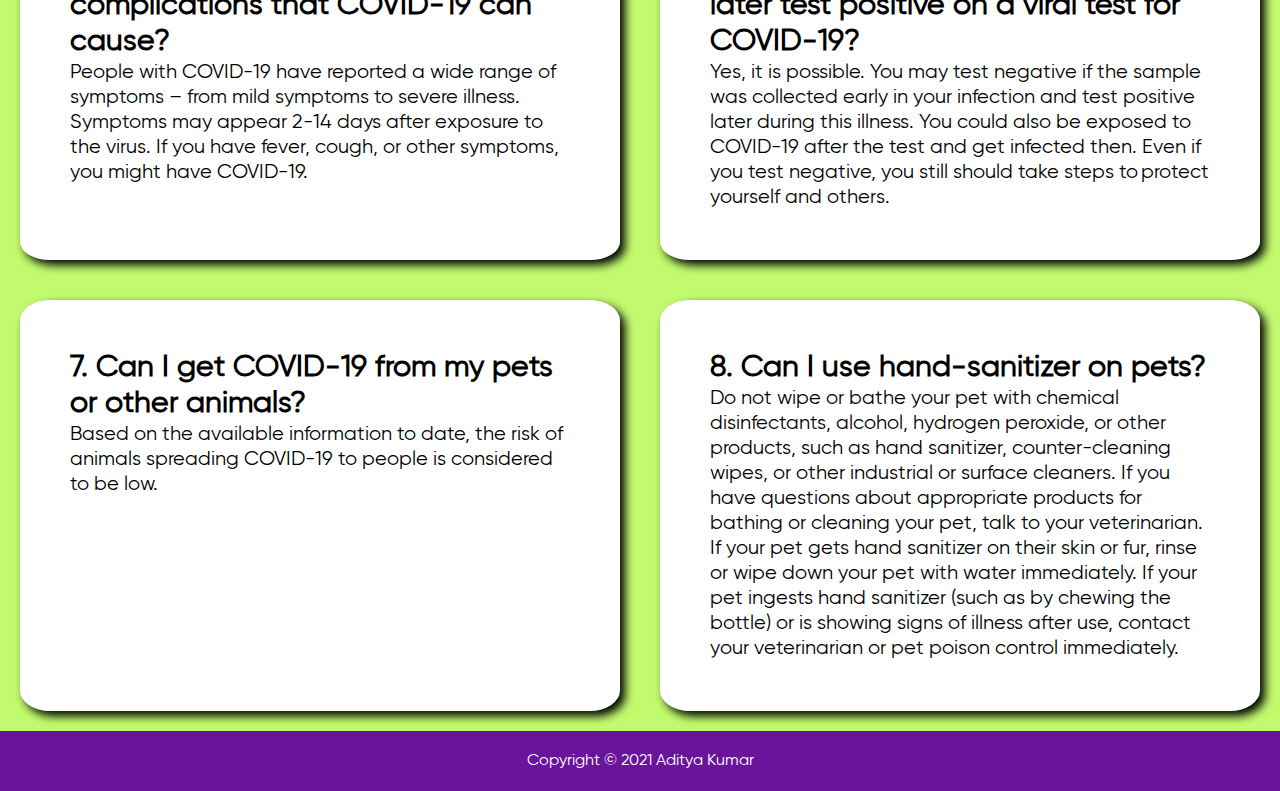
<file: covid-19-stats/info.html>
<!DOCTYPE html>
<html lang="en">
<head>
    <meta charset="UTF-8">
    <meta http-equiv="X-UA-Compatible" content="IE=edge">
    <meta name="viewport" content="width=device-width, initial-scale=1.0">
    <link rel="stylesheet" href="./resources/css/info.css">
    <title>ABOUT</title>
</head>
<body>
    <header>
      <div class="logo">
        <img src="./resources/img/logo.png" alt="" />
        <p>COVID-19<br />STATS</p>
      </div>
      <nav>
        <ul>
          <li><a href="index.html">HOME</a></li>
          <li><a href="about.html">INFO</a></li>
        </ul>
      </nav>
    </header>

    <div class="info">
      <p>
        The coronavirus disease 19 (COVID-19) is a highly transmittable and pathogenic viral infection caused by severe acute respiratory syndrome coronavirus 2 (SARS-CoV-2), which emerged in Wuhan, China and spread around the world.Most people infected with the virus will experience mild to moderate respiratory illness and recover without requiring special treatment. However, some will become seriously ill and require medical attention. Older people and those with underlying medical conditions like cardiovascular disease, diabetes, chronic respiratory disease, or cancer are more likely to develop serious illness. Anyone can get sick with COVID-19 and become seriously ill or die at any age.
      </p>
      <p>
        The best way to prevent and slow down transmission is to be well informed about the disease and how the virus spreads. Protect yourself and others from infection by staying at least 1 metre apart from others, wearing a properly fitted mask, and washing your hands or using an alcohol-based rub frequently. Get vaccinated when it’s your turn and follow local guidance.The virus can spread from an infected person’s mouth or nose in small liquid particles when they cough, sneeze, speak, sing or breathe. These particles range from larger respiratory droplets to smaller aerosols. It is important to practice respiratory etiquette, for example by coughing into a flexed elbow, and to stay home and self-isolate until you recover if you feel unwell.
      </p>
    </div>

    <div class="faq-background">
      <div class="faq">
        <h1>FAQ's</h1>
        <div class="flex">
          <div class="faq-card card-1">
            <h4>1. What is COVID-19?</h4>
            <p>COVID-19 is a disease caused by a virus called SARS-CoV-2. Most people with COVID-19 have mild symptoms, but some people can become severely ill. Although most people with COVID-19 get better within weeks of illness, some people experience post-COVID conditions. Post-COVID conditions are a wide range of new, returning, or ongoing health problems people can experience more than four weeks after first being infected with the virus that causes COVID-19. Older people and those who have certain underlying medical conditions are more likely to get severely ill from COVID-19. Vaccines against COVID-19 are safe and effective.</p>
          </div>
          <div class="faq-card card-2">
            <h4>2. How does the virus spread?</h4>
            <p>COVID-19 spreads when an infected person breathes out droplets and very small particles that contain the virus. These droplets and particles can be breathed in by other people or land on their eyes, noses, or mouth. In some circumstances, they may contaminate surfaces they touch. People who are closer than 6 feet from the infected person are most likely to get infected.</p>
          </div>
        </div>
        <div class="flex">
          <div class="faq-card card-1">
            <h4>3. What is community spread?</h4>
            <p>Community spread means people have been infected with the virus in an area, including some who are not sure how or where they became infected. Each health department determines community spread differently based on local conditions.</p>
          </div>
          <div class="faq-card card-2">
            <h4>4. Should I use soap and water sanitizer to protect against COVID-19?</h4>
            <p>Handwashing is one of the best ways to protect yourself and your family from getting sick. Wash your hands often with soap and water for at least 20 seconds, especially after blowing your nose, coughing, or sneezing; going to the bathroom; and before eating or preparing food. If soap and water are not readily available, use an alcohol-based hand sanitizer with at least 60% alcohol.</p>
          </div>
        </div>
        <div class="flex">
          <div class="faq-card card-1">
            <h4>5. What are the symptoms and complications that COVID-19 can cause?</h4>
            <p>People with COVID-19 have reported a wide range of symptoms – from mild symptoms to severe illness. Symptoms may appear 2-14 days after exposure to the virus. If you have fever, cough, or other symptoms, you might have COVID-19.</p>
          </div>
          <div class="faq-card card-2">
            <h4>6. Can someone test negative and later test positive on a viral test for COVID-19?</h4>
            <p>Yes, it is possible. You may test negative if the sample was collected early in your infection and test positive later during this illness. You could also be exposed to COVID-19 after the test and get infected then. Even if you test negative, you still should take steps to protect yourself and others.</p>
          </div>
        </div>
        <div class="flex">
          <div class="faq-card card-1">
            <h4>7. Can I get COVID-19 from my pets or other animals?</h4>
            <p>Based on the available information to date, the risk of animals spreading COVID-19 to people is considered to be low.</p>
          </div>
          <div class="faq-card card-2">
            <h4>8. Can I use hand-sanitizer on pets?</h4>
            <p>Do not wipe or bathe your pet with chemical disinfectants, alcohol, hydrogen peroxide, or other products, such as hand sanitizer, counter-cleaning wipes, or other industrial or surface cleaners. If you have questions about appropriate products for bathing or cleaning your pet, talk to your veterinarian. If your pet gets hand sanitizer on their skin or fur, rinse or wipe down your pet with water immediately. If your pet ingests hand sanitizer (such as by chewing the bottle) or is showing signs of illness after use, contact your veterinarian or pet poison control immediately. </p>
          </div>
        </div>
      </div>
    </div>

      <footer>
        <div class="footer-container">
          <div class="copyright">
            <p>Copyright © 2021 Aditya Kumar</p>
          </div>
        </div>
      </footer>
</body>
</html>
</file>
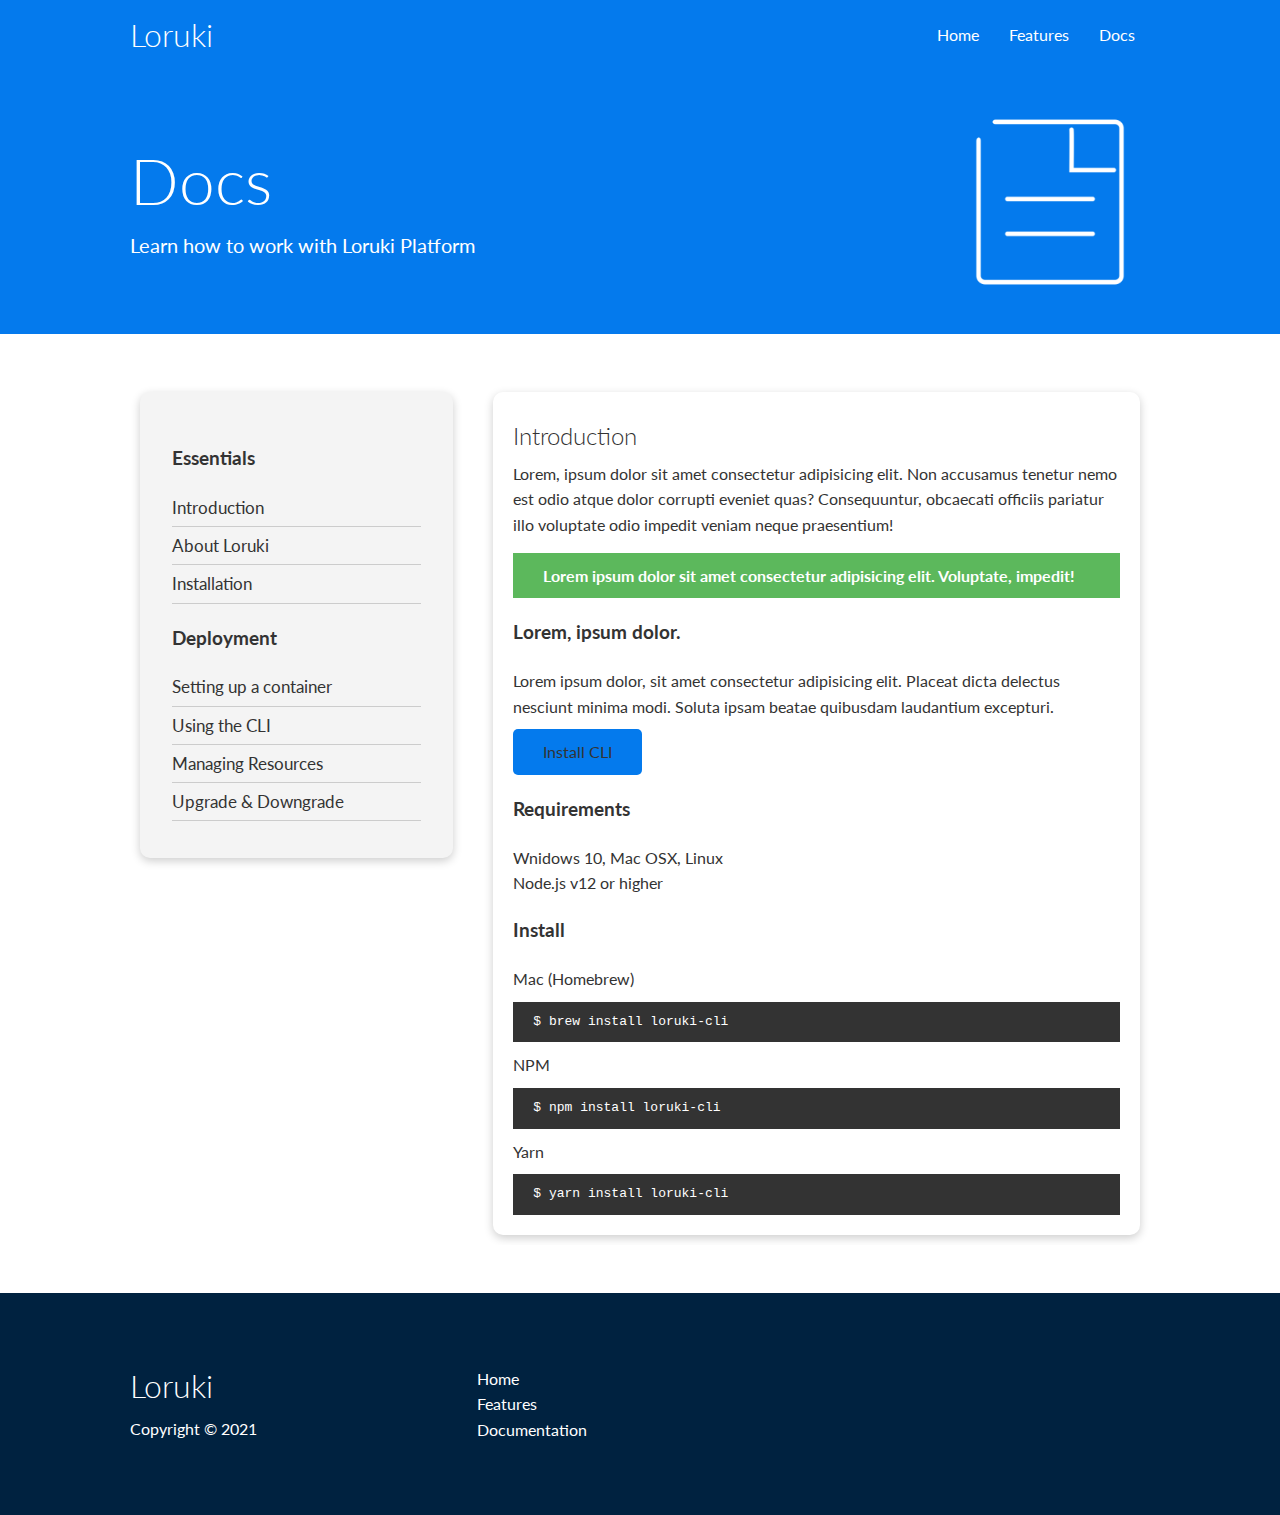
<file: LorukiWebsite/docs.html>
<!DOCTYPE html>
<html lang="en">
<head>
    <meta charset="UTF-8">
    <meta http-equiv="X-UA-Compatible" content="IE=edge">
    <meta name="viewport" content="width=device-width, initial-scale=1.0">
    <!-- the below link is from cdnjs.com where we searched font and copied link of font awesome which allows tu use classes for creating icons-->
    <link rel="stylesheet" href="https://cdnjs.cloudflare.com/ajax/libs/font-awesome/5.15.3/css/all.min.css" 
    integrity="sha512-iBBXm8fW90+nuLcSKlbmrPcLa0OT92xO1BIsZ+ywDWZCvqsWgccV3gFoRBv0z+8dLJgyAHIhR35VZc2oM/gI1w==" 
    crossorigin="anonymous" referrerpolicy="no-referrer" />
    <title>Loruki | Cloud hosting for everyone</title>
    <link rel="stylesheet" href="css/utilities.css">
    <link rel="stylesheet" href="css/style.css">
</head>
<body>
    <!--NAVBAR-->
    <div class="navbar">
        <div class="container flex">
            <h1 class="logo">Loruki</h1>
            <ul>
                <li><a href="index.html">Home</a></li>
                <li><a href="features.html">Features</a></li>
                <li><a href="docs.html">Docs</a></li>
            </ul>
        </div>
    </div>

    <!--HEAD-->
    <section class="docs-head bg-primary py-3">
        <div class="container grid">
            <div>
                <h1 class="xl">Docs</h1>
                <p class="lead">
                    Learn how to work with Loruki Platform
                </p>
            </div>
            <img src="images/docs.png" alt="">
        </div>
    </section>

    <!--DOCS Main-->
    <section class="docs-main my-4">
        <div class="container grid">
            <div class="card bg-light p-3">
                <h3 class="my-2">Essentials</h3>
                <nav>
                    <ul>
                        <li><a class="text-primary" href="#">Introduction</a></li>
                        <li><a href="#">About Loruki</a></li>
                        <li><a href="#">Installation</a></li>
                    </ul>
                </nav>

                <h3 class="my-2">Deployment</h3>
                <nav>
                    <ul>
                        <li><a href="#">Setting up a container</a></li>
                        <li><a href="#">Using the CLI</a></li>
                        <li><a href="#">Managing Resources</a></li>
                        <li><a href="#">Upgrade & Downgrade</a></li>
                    </ul>
                </nav>
            </div>

            <div class="card">
                <h2>Introduction</h2>
                <p>Lorem, ipsum dolor sit amet consectetur adipisicing elit. 
                    Non accusamus tenetur nemo est odio atque dolor corrupti 
                    eveniet quas? Consequuntur, obcaecati officiis pariatur 
                    illo voluptate odio impedit veniam neque praesentium!
                </p>

                <div class="alert alert-success">
                    <i class="fas fa-info"></i>Lorem ipsum dolor sit amet 
                    consectetur adipisicing elit. Voluptate, impedit!
                </div>

                <h3>Lorem, ipsum dolor.</h3>

                <p>Lorem ipsum dolor, sit amet consectetur adipisicing elit. 
                    Placeat dicta delectus nesciunt minima modi. Soluta ipsam 
                    beatae quibusdam laudantium excepturi.
                </p>

                <a href="#" class="btn btn-primary">Install CLI</a>

                <h3>Requirements</h3>
                <ul>
                    <li>Wnidows 10, Mac OSX, Linux</li>
                    <li>Node.js v12 or higher</li>
                </ul>

                <h3>Install</h3>

                <p>Mac (Homebrew)</p>
                <pre><code>$ brew install loruki-cli</code></pre>

                <p>NPM</p>
                <pre><code>$ npm install loruki-cli</code></pre>

                <p>Yarn</p>
                <pre><code>$ yarn install loruki-cli</code></pre>
            </div>
        </div>
    </section>

    
    <!--FOOTER-->
    <footer class="footer bg-dark py-5">
        <div class="container grid grid-3">
            <div>
                <h1>Loruki</h1>
                <p>Copyright &copy; 2021</p>
            </div>

            <nav>
                <ul>
                    <li><a href="index.html">Home</a></li>
                    <li><a href="features.html">Features</a></li>
                    <li><a href="docs.html">Documentation</a></li>
                </ul>
            </nav>

            <div class="social">
                <a href="#"><i class="fab fa-github fa-2x"></i></a>
                <a href="#"><i class="fab fa-facebook fa-2x"></i></a>
                <a href="#"><i class="fab fa-instagram fa-2x"></i></a>
                <a href="#"><i class="fab fa-twitter fa-2x"></i></a>
            </div>
        </div>
    </footer>
</body>
</html>
</file>
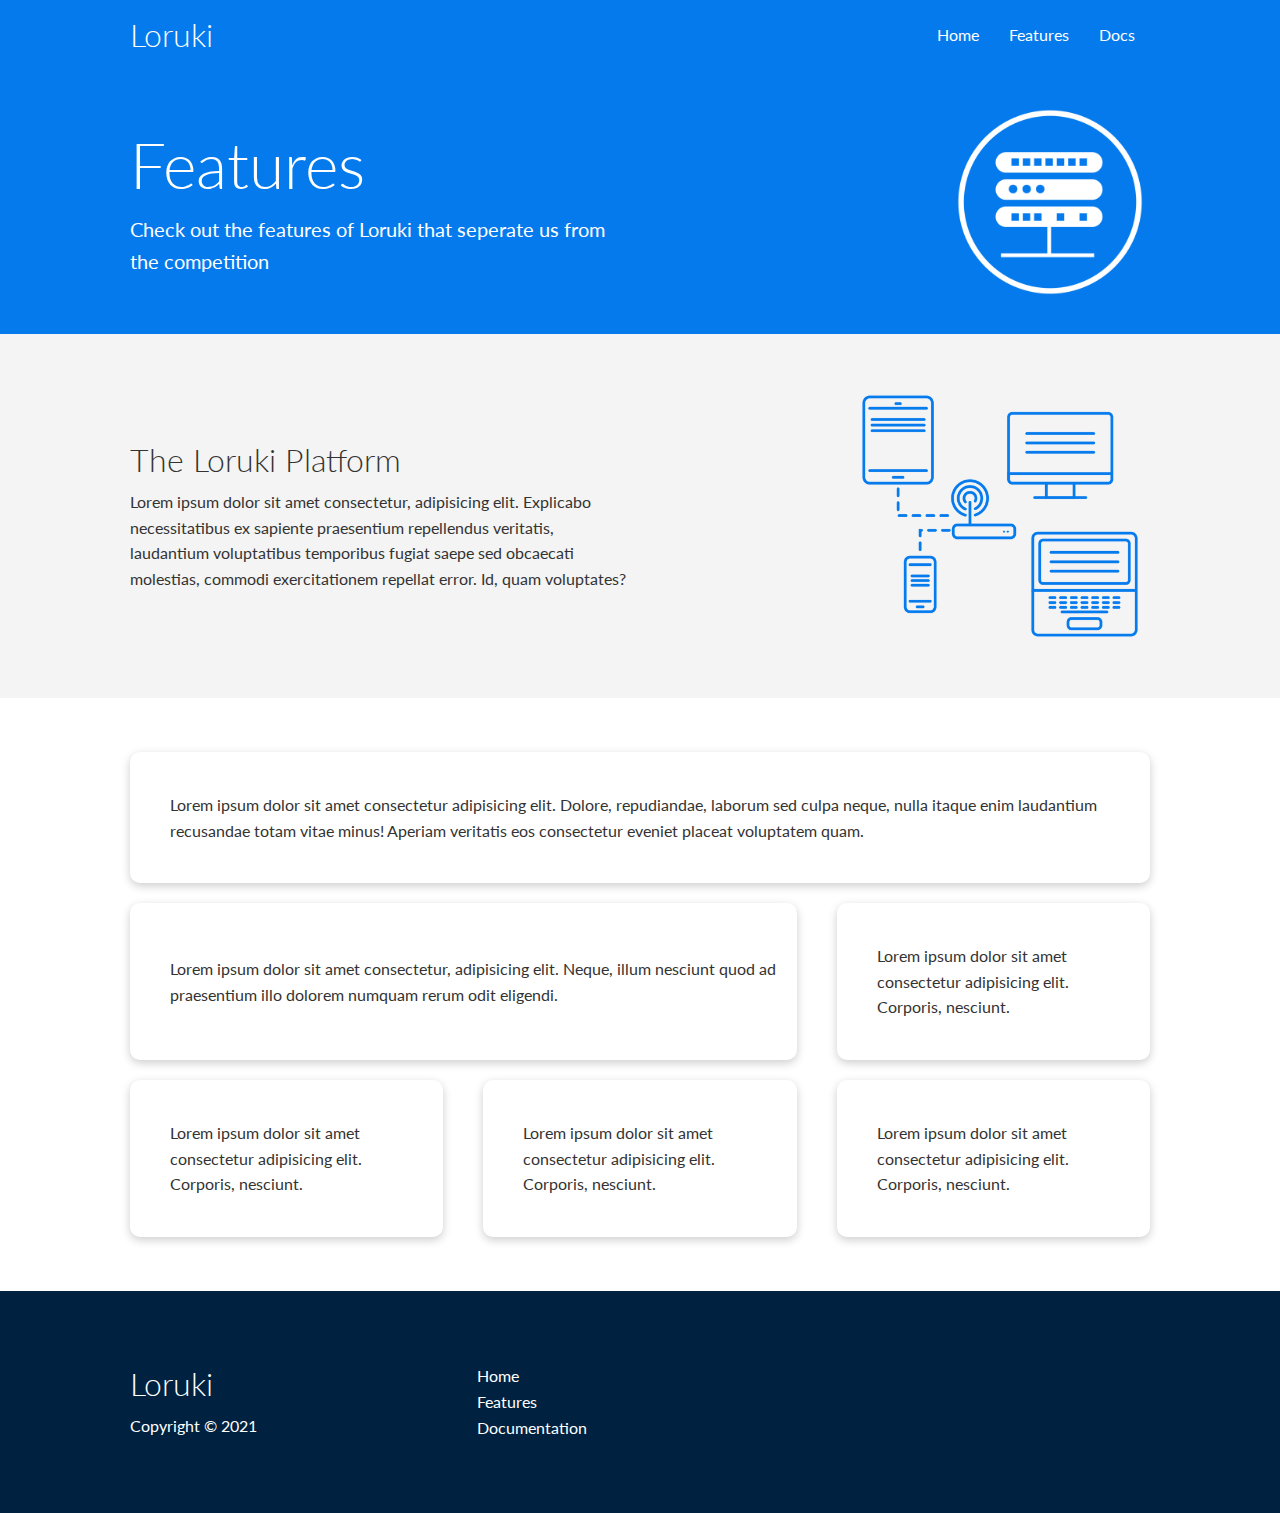
<file: LorukiWebsite/features.html>
<!DOCTYPE html>
<html lang="en">
<head>
    <meta charset="UTF-8">
    <meta http-equiv="X-UA-Compatible" content="IE=edge">
    <meta name="viewport" content="width=device-width, initial-scale=1.0">
    <!-- the below link is from cdnjs.com where we searched font and copied link of font awesome which allows tu use classes for creating icons-->
    <link rel="stylesheet" href="https://cdnjs.cloudflare.com/ajax/libs/font-awesome/5.15.3/css/all.min.css" 
    integrity="sha512-iBBXm8fW90+nuLcSKlbmrPcLa0OT92xO1BIsZ+ywDWZCvqsWgccV3gFoRBv0z+8dLJgyAHIhR35VZc2oM/gI1w==" 
    crossorigin="anonymous" referrerpolicy="no-referrer" />
    <title>Loruki | Cloud hosting for everyone</title>
    <link rel="stylesheet" href="css/utilities.css">
    <link rel="stylesheet" href="css/style.css">
</head>
<body>
    <!--NAVBAR-->
    <div class="navbar">
        <div class="container flex">
            <h1 class="logo">Loruki</h1>
            <ul>
                <li><a href="index.html">Home</a></li>
                <li><a href="features.html">Features</a></li>
                <li><a href="docs.html">Docs</a></li>
            </ul>
        </div>
    </div>

    <!--HEAD-->
    <section class="features-head bg-primary py-3">
        <div class="container grid">
            <div>
                <h1 class="xl">Features</h1>
                <p class="lead">Check out the features of Loruki that
                    seperate us from the competition
                </p>
            </div>
            <img src="images/server.png" alt="">
        </div>
    </section>

    <!--SUB-HEAD-->
    <section class="features-sub-head bg-light py-3">
        <div class="container grid">
            <div>
                <h1 class="md">The Loruki Platform</h1>
                <p>
                    Lorem ipsum dolor sit amet consectetur, adipisicing elit. 
                    Explicabo necessitatibus ex sapiente praesentium repellendus 
                    veritatis, laudantium voluptatibus temporibus fugiat saepe 
                    sed obcaecati molestias, commodi exercitationem repellat error. 
                    Id, quam voluptates?
                </p>
            </div>
            <img src="images/server2.png" alt="">
        </div>
    </section>

    <!--MAIN FEATURES-->
    <section class="features-main my-2">
        <div class="container grid grid-3">
            <div class="card flex">
                <i class="fas fa-server fa-3x"></i>
                <p>Lorem ipsum dolor sit amet consectetur adipisicing elit. 
                    Dolore, repudiandae, laborum sed culpa neque, nulla itaque 
                    enim laudantium recusandae totam vitae minus! Aperiam 
                    veritatis eos consectetur eveniet placeat voluptatem quam.</p>
            </div>

            <div class="card flex">
                <i class="fas fa-network-wired fa-3x"></i>
                <p>Lorem ipsum dolor sit amet consectetur, adipisicing elit. 
                    Neque, illum nesciunt quod ad praesentium illo dolorem 
                    numquam rerum odit eligendi.</p>
            </div>

            <div class="card flex">
                <i class="fas fa-laptop-code fa-3x"></i>
                <p>Lorem ipsum dolor sit amet consectetur adipisicing elit. Corporis, nesciunt.</p>
            </div>

            <div class="card flex">
                <i class="fas fa-database fa-3x"></i>
                <p>Lorem ipsum dolor sit amet consectetur adipisicing elit. Corporis, nesciunt.</p>
            </div>

            <div class="card flex">
                <i class="fas fa-power-off fa-3x"></i>
                <p>Lorem ipsum dolor sit amet consectetur adipisicing elit. Corporis, nesciunt.</p>
            </div>

            <div class="card flex">
                <i class="fas fa-upload fa-3x"></i>
                <p>Lorem ipsum dolor sit amet consectetur adipisicing elit. Corporis, nesciunt.</p>
            </div>
        </div>
    </section>

    <!--FOOTER-->
    <footer class="footer bg-dark py-5">
        <div class="container grid grid-3">
            <div>
                <h1>Loruki</h1>
                <p>Copyright &copy; 2021</p>
            </div>

            <nav>
                <ul>
                    <li><a href="index.html">Home</a></li>
                    <li><a href="features.html">Features</a></li>
                    <li><a href="docs.html">Documentation</a></li>
                </ul>
            </nav>

            <div class="social">
                <a href="#"><i class="fab fa-github fa-2x"></i></a>
                <a href="#"><i class="fab fa-facebook fa-2x"></i></a>
                <a href="#"><i class="fab fa-instagram fa-2x"></i></a>
                <a href="#"><i class="fab fa-twitter fa-2x"></i></a>
            </div>
        </div>
    </footer>
</body>
</html>
</file>
<file: adityawebdesign/css/style.css>
/*In css we can select using either id or class or the tag name and 
even after using id we can configure each tag seperately*/




body{
    font-family: Arial, Helvetica, sans-serif;
    font-size: 15px;
    line-height: 1.5;
    /*font:15px/1.5 , Helvetica, sans-serif; ->Shortcut for above three steps*/
    padding: 0;
    margin: 0;
    background-color: #f4f4f4;
}

/*GLOBAL*/
.container{
    width: 80%;/*percentage is used because we want responsive*/
    margin: auto;/*moves it to middle*/
    overflow: hidden; /*if content goes outside we dont want scroll*/
}

ul{
    padding: 0;
    margin: 0;
}

.dark{
    padding: 15px;
    background: #35424a;
    color: #ffffff;
    margin-top: 10px;
    margin-bottom: 10px;
}


/*-----------------------------------------------------------------------------------------------*/

.button-1{
    height: 38px;
    background: #e8491d;
    border: none;
    padding-left: 20px;
    padding-right: 20px;
    color: #ffffff;
    font-weight: solid;
    border-radius: 50%; /*Used to make a rounded button*/
}

/* HEADER */
header{
    background: #35424a;
    color: #ffffff;
    padding-top: 30px;
    min-height: 70px;
    border-bottom: #e8491d 3px solid;
}

header a/*used to select links from header*/{
    color: #ffffff;
    text-decoration: none; /*To remove underline of link which comes by default*/
    text-transform: uppercase;
    font-size: 16px;
}

header li{
    float: left;
    display: inline;
    padding: 0 20px 0 20px;
}

header #branding{
    float: left;
}

header #branding h1{
    margin: 0;
}

header nav{
    float: right;
    margin-top: 10px;
}

header .highlight , header .current a{
    color: #e8491d;
    font-weight: bold;
}

header a:hover{
    color: #cccccc;
    font-weight: bold;
}

/* SHOWCASE */
#showcase{
    min-height: 400px;
    background:url(../img/showcase.jpg) no-repeat 0 -400px;
    text-align: center;
    color: #ffffff;
}

#showcase h1{
    margin-top: 100px;
    font-size: 55px;
    margin-bottom: 10px;
}

#showcase p{
    font-size: 20px;
}

#newsletter{
    padding: 15px;
    color: #ffffff;
    background: #35424a;
}

#newsletter h1{
    float: left;
}

#newsletter form{
    float: right;
    margin-top: 22px;
}

#newsletter input[type="email"]{
    padding: 4px;
    height: 25px;
    width: 250px;
}

/* BOXES */

#boxes{
    margin-top: 20px;
}

#boxes .box{
    float: left;
    text-align: center;
    width: 30%;
    padding: 10px;
}

#boxes .box img{
    width: 90px;
}


aside#sidebar{
    float: right;
    width: 30%;
    margin-top: 10px;
}

/* Main col */
article#main-col{
    float: left;
    width: 65%;
}


/* SERVICES */
ul#services li{
    list-style: none;
    padding: 50px;
    border: #cccccc solid 1px;
    margin: 20px;
    background: #e6e6e6;
}

/* FOOTER */

footer{
    background: #e8491d;
    color: #ffffff;
    text-align: center;
    padding: 30px;
}


/* For website to be fully responsive we use media queries*/
/* MEDIA QUERIES */
@media(max-width: 768px){
    header #branding ,
    header nav,
    header nav li,
    #newsletter h1,
    #newsletter form,
    #boxes .box,
    article#main-col,
    aside#sidebar{
        float: none;
        text-align: center;
        width: 100%;
    }

    header{
        padding-bottom: 20px;
    }

    #showcase h1{
        margin-top: 40px;
    }

    #newsletter button{
        display: block;
        width: 100%;
    }

    #newsletter form input[type="email"]{
        width: 100%;
        margin-bottom: 5px;
    }



}
</file>
<file: LorukiWebsite/css/utilities.css>
/*UTILITIES*/
.container{
    max-width: 1100px;
    margin: 0 auto;
    overflow: auto;
    padding: 0 40px;
}

.card{
    background-color: #fff;
    color: #333;
    border-radius: 10px;
    box-shadow: 0 3px 10px rgba(0,0,0,0.2);
    padding: 20px;
    margin: 10px;
}

.btn{
    display: inline-block;
    padding: 10px 30px;
    cursor: pointer;
    background: var(--primary-color);
    color: #fff;
    border: none;
    border-radius: 5px;
}

.text-center{
    text-align: center;
}

.showcase .btn-outline{
    background-color: transparent;
    border: 1px #fff solid;
}

.btn:hover{
    transform: scale(.98);
}
/*---------------------------------------------------------------------------*/

/*ALERT*/
.alert{
    background-color: var(--light-color);
    padding: 10px 20px;
    font-weight: bold;
    margin: 15px 0;
}

.alert i {
    margin-right: 10px;
}

.alert-success{
    background-color: var(--success-color);
    color: #fff;
}

.alert-error{
    background-color: var(--error-color);
    color: #fff;
}
/*---------------------------------------------------------------------------*/
/*Backgrounds and coloured buttons*/
.bg-primary , .btn-primary{
    background-color: var(--primary-color);
    color:#fff;
}

.bg-secondary , .btn-secondary{
    background-color: var(--secondary-color);
    color:#fff;
}

.bg-dark , .btn-dark{
    background-color: var(--dark-color);
    color:#fff;
}

.bg-light , .btn-light{
    background-color: var(--light-color);
    color:#fff;
}

.bg-primary a, .btn-primary a, .bg-secondary a, .btn-secondary a,.bg-dark a, .btn-dark a,
.bg-light a, .btn-light a{
    color: #fff;
}
/*---------------------------------------------------------------------------*/

/*Text Sizes*/
.lead{
    font-size: 20px;
}

.sm{
    font-size: 1rem;
}

.md{
    font-size: 2rem;
}

.lg{
    font-size: 3rem;
}

.xl{
    font-size: 4rem;
}

/*------------------------------------------------------------------------*/
/*TEXT COLORS*/
.text-primary{
    color: var(--primary-color);
}

.text-secondary{
    color: var(--secondary-color);
}

.text-dark{
    color: var(--dark-color);
}

.text-light{
    color: var(--light-color);
}
/*------------------------------------------------------------------------*/

.flex{
    display:flex;
    justify-content: center;
    align-items: center;
    height: 100%;
}

.grid{
    display: grid;
    grid-template-columns: repeat(2,1fr);
    grid-gap: 20px;
    justify-content: center;
    align-items: center;
    height: 100%;
}


.grid-3{
    grid-template-columns: repeat(3,1fr);
}

/*Margins*/
.my-1{
    margin: 1rem 0;
}

.my-2{
    margin: 1.5rem 0;
}

.my-3{
    margin: 2rem 0;
}

.my-4{
    margin: 3rem 0;
}

.my-5{
    margin: 4rem 0;
}

.m-1{
    margin: 1rem;
}

.m-2{
    margin: 1.5rem;
}

.m-3{
    margin: 2rem;
}

.m-4{
    margin: 3rem;
}

.m-5{
    margin: 4rem;
}


/*Padding*/
.py-1{
    padding: 1rem 0;
}

.py-2{
    padding: 1.5rem 0;
}

.py-3{
    padding: 2rem 0;
}

.py-4{
    padding: 3rem 0;
}

.py-5{
    padding: 4rem 0;
}

.p-1{
    padding: 1rem;
}

.p-2{
    padding: 1.5rem;
}

.p-3{
    padding: 2rem;
}

.p-4{
    padding: 3rem;
}

.p-5{
    padding: 4rem;
}
</file>
<file: LorukiWebsite/css/style.css>
@import url('https://fonts.googleapis.com/css2?family=Lato:wght@300&display=swap');
/*The above link is used to import the Lato font from google fonts*/

:root{
    --primary-color:#047aed;
    --secondary-color:#1c3fa8;
    --dark-color:#002240;
    --light-color:#f4f4f4; 
    --success-color:#5cb85c;
    --error-color:#d9534f;
}
/*The above is used to make a variable for a color which is used in the webpage many time so that we can use the variable name instead of hex code
and at the same time we can change the basc color of web page in an instant rather than changing that color individually*/
*{
    box-sizing: border-box;
    padding: 0;
    margin: 0;
}

body{
    font-family: 'Lato','sans-serif';
    color: #333;
    line-height: 1.6;
}

ul{
    list-style-type: none;/*so that we dont have bullet points*/
}

a{
    text-decoration: none;
    color: #333;
}

h1,h2{
    font-weight: 300;
    line-height: 1.2;
    margin: 10px 0;
}

p{
    margin: 10px 0;
}

img{
    width: 100%;
}

code , pre{
    background: #333;
    color: #fff;
    padding: 10px;
}

.hidden{
    visibility: hidden;
    height: 0;
}
/*--------------------------------------------------------------------------------*/
/*NAVBAR*/
.navbar{
    background-color: var(--primary-color);
    color: #fff;
    height: 70px;
}

.navbar ul{
    display: flex;
}

.navbar a{
    color: #fff;
    padding: 10px;
    margin: 0 5px;
}

.navbar a:hover{
    border-bottom: 2px #fff solid;
}

.navbar .flex{
    justify-content: space-between;
}
/*---------------------------------------------------------------------------*/
/*SHOWCASE*/
.showcase{
    height: 400px;
    background-color: var(--primary-color);
    color: #fff;
    position: relative;
}

.showcase h1{
    font-size: 40px;
}

.showcase p{
    margin: 20px 0;
}

.showcase .grid{
    grid-template-columns: 55% 45%;
    grid-gap: 30px;
    overflow: visible;
}

.showcase-text{
    animation: slideInFromLeft 1s ease-in;
}

.showcase-form{
    position: relative;
    top: 60px;
    height: 350px;
    width: 400px;
    padding: 40px;
    z-index: 100;
    animation: slideInFromRight 1s ease-in;
}

.showcase-form .form-control{
    margin: 30px 0;
}

.showcase-form input[type='text'],
.showcase-form input[type='email']{
    border: 0;
    border-bottom: 1px solid #b4becb;
    width: 100%;
    padding: 3px;
    font-size: 16px;
}

/*When we select any field there's an ugly border so to remove that we do this*/
.showcase-form input:focus{
    outline: none;
}

/*the before and after puts the content before and after the selected selector*/
/*The below is done for the slant line*/
.showcase::before , .showcase::after{
    content: '';
    position: absolute;
    height: 100px;
    bottom: -70px;
    right: 0;
    left: 0;
    background: #fff;
    transform: skewY(-4deg);
    -webkit-transform: skewY(-3deg);/*so that it works on chrome*/
    -moz-transform: skewY(-3deg);/*so that it works on mozilla*/
    -ms-transform: skewY(-3deg);/*so that it works on IE*/
    /*Not confirmed if above is required*/
}


/*STATS*/
.stats{
    padding-top: 100px;
    animation: slideInFromBottom 1s ease-in;
}

.stats-heading{
    max-width: 500px;
    margin: auto;
}

.stats .grid h3{
    font-size: 35px;
}

.stats .grid p{
    font-size: 20px;
    font-weight: bold;
}
/*---------------------------------------------------------------------------*/

/*CLI*/
.cli .grid{
    grid-template-columns: repeat(3,1fr);
    grid-template-rows: repeat(2,1fr);
}

.cli .grid >:first-child{
    grid-column: 1/3;
    grid-row: 1/3;
}
/*---------------------------------------------------------------------------*/

/*CLOUD*/
.cloud .grid{
    grid-template-columns: 4fr 3fr;
}
/*---------------------------------------------------------------------------*/

/*LANGUAGES*/
.languages .flex{
    flex-wrap: wrap;
}
.languages .card{
    text-align: center;
    margin: 18px 10px 40px;
    transition: transform 0.2s ease-in;/*To slow in the hover effect and move slowly*/
}

.languages .card h4{
    font-size: 20px;
    margin-bottom: 10px;
}

.languages .card:hover{
    transform: translateY(-15px);/*Used for hover effect on languages card*/
}
/*---------------------------------------------------------------------------*/
/*FEATURES*/
.features-head img , .docs-head img{
    width: 200px;
    justify-self: flex-end;
}

.features-sub-head img{
    width: 300px;
    justify-self: flex-end;
}

.features-sub-head{
    color:#333;
}

.features-sub-head h1{
    font-weight: solid;
}

.features-main .card > i{
    margin-right: 20px;
}

.features-main .grid{
    padding: 30px;
}

.features-main .grid >:first-child{
    grid-column: 1/4;
}

.features-main .grid >:nth-child(2){
    grid-column: 1/3;
    grid-row: 2/3;
}

/*---------------------------------------------------------------------------*/
 
/*DOCS MAIN*/
.docs-main .card h3,.docs-main .card a{
    color: #333;
}

.docs-main h3{
    margin: 20px 0;
}

.docs-main .grid{
    grid-template-columns: 1fr 2fr;
    align-items: flex-start;
}

.docs-main nav li{
    font-size: 17px;
    padding-bottom: 5px;
    margin-bottom: 5px;
    border-bottom: 1px #ccc solid;
}

.docs-main a:hover{
    font-weight: bold;
}


/*---------------------------------------------------------------------------*/
/*FOOTER*/
.footer .flex{
    justify-content: space-between;
}

.footer .social a{
    margin: 0 10px;
}

.footer .container.footer-icons{
    display: grid;
}

/*---------------------------------------------------------------------------*/

/*ANIMATIONS*/
@keyframes slideInFromLeft{
    0%{
        transform: translateX(-100%);
    }

    100%{
        transform: translateX(0);
    }
}

@keyframes slideInFromRight{
    0%{
        transform: translateX(100%);
    }

    100%{
        transform: translateX(0);
    }
}

@keyframes slideInFromTop{
    0%{
        transform: translateY(-100%);
    }

    100%{
        transform: translateX(0);
    }
}

@keyframes slideInFromBottom{
    0%{
        transform: translateY(100%);
    }

    100%{
        transform: translateX(0);
    }
}


/*---------------------------------------------------------------------------*/
/*MEDIA QUERIES FOR TABLETS AND UNDER*/
@media(max-width:768px){
    .grid ,
    .showcase .grid,
    .stats .grid,
    .cli .grid,
    .cloud .grid,
    .features-main .grid,
    .docs-main .grid{
        grid-template-columns: 1fr;
        grid-template-rows: 1fr;
    }

    .showcase{
        height: auto;
    }

    .showcase-text{
        text-align: center;
        margin-top: 40px;
        animation: slideInFromTop 1s ease-in;
    }

    .showcase-form{
        justify-self: center;
        margin: auto;
        animation: slideInFromBottom 1s ease-in;
    }

    .cli .grid >:first-child{
        grid-column: 1;
        grid-row: 1;
    }

    .features-head,
    .features-sub-head,
    .docs-head{
        text-align: center;
    }

    .features-head img,
    .features-sub-head img,
    .docs-head img{
        justify-self: center;
    }

    .features-main .grid> *:first-child,
    .features-main .grid> *:nth-child(2){
        grid-column: 1;
    }
}

/*MEDIA QUERIES FOR MOBLIES AND UNDER*/
@media(max-width:500px){
    .navbar{
        height: 110px;
    }

    .navbar .flex{
        flex-direction: column;
    }

    .navbar ul{
        padding: 10px;
        background-color: rgba(0,0,0,0.1);
    }
}
</file>
<file: Realet/style.css>
/* FONT */
@import url('https://fonts.googleapis.com/css2?family=Montserrat:wght@300&display=swap');
/* End of FONT */

/* GLOBAL STYLES */
*{
    margin: 0;
    padding: 0;
}

html{
    scroll-behavior: smooth;
}

body{
    font-family: 'Montserrat', sans-serif;
    transition-delay: 1s smooth;
}

.flex{
    display: flex;
}

.section-container{
    width: 80%;
    margin: auto;
}

.button{
    color: #022447;
    background-color: rgb(246, 202, 210);
    border: none;
}
/* END OF GLOBAL STYLES */

/* SECTION-1 */
#section-1{
    background-color: #eeeee4;
}

#section-1 nav{
    padding-top: 35px;
}

#section-1 .flex{
    justify-content: space-between;
}

.nav-items{
    list-style-type: none;
    justify-content: space-around;
}

.navbar ul{
    align-items: center;
    margin-right: 5%;
}

.nav-items li{
    color: gray;
    align-items: center;
    font-size: 17px;
    padding: 0 20px;
}

.nav-items li:hover{
    color: #022447;
    cursor: pointer;
}

.navbar{
    padding-top: 30px;
    justify-content: space-around;
}

.logo{
    color: #022447;
    font-weight: bold;
    font-size: 30px;
}

.section-1-phone{
    text-align: center;
    font-size: 15px;
    background-color: #022447;
    color: white;
    padding: 10px 30px; 
}

.section-1-text1{
    margin-top: 50px;
    width: 35%;
}

.section-1-textarea{
    background: url(./images/Hero.png) center/cover;
    max-width: 100%;
    max-height: 100%;
}

.section-1-text1 p{
    color: gray;
    font-size: 18px;
    padding: 10px 0;
}

.section-1-text1 h1{
    font-size: 65px;
    font-weight: lighter;
    color: #022447;
}

.section-1-button{
    margin: 20px 0;
    padding: 15px 25px;
    border: none;
    font-size: 18px;
    font-weight: lighter;
}
/* End of SECTION-1 */

/* TEMP */
.first-gradient{
    background: #eeeee4;
    background: -webkit-linear-gradient(top, #eeeee4 70%, white 50%);
}

.gradient{
    background-color: #032b53;
    padding: 60px 0;
    max-height: auto;
    color: #ffffff;
    text-align: center;
    justify-content: space-around;
    align-items: center;
}

.gradient h3{
    font-size: 30px;
    font-weight: lighter;
    margin: 0 150px;
    text-align: start;
    width: 50%;
}

.gradient p{
    width: 60%;
    margin: 0 150px;
    font-size: 15px;
    line-height: 1.8rem;
    text-align: start;
    color: #ffffff;
}
/* End of TEMP */

/* SECTION-2 */
.section-2{
    margin-top: 7rem;
}

.section-2-text{
    width: 40%;
    text-align: center;
    margin-left: 30%;
}

.section-2-text h5,p{
    color: gray;
}

.section-2-text h3{
    font-size: 2rem;
    font-weight: lighter;
    color: #022447;
}

.section-2-text p{
    margin: 50px 0;
    line-height: 1.5rem;
}

.section-2-cards{
    justify-content: space-between;
    margin-bottom: 3rem;
}

.section-2-card{
    width: 48%;
    height: 48%;
    background-color: #eeeee4;
}

.section-2 img{
    height: 100%;
    width: 100%;
}

.section-2-card h3,h4{
    margin: 17px 30px;
    font-weight: lighter;
}

.section-2-card h3{
    color: #022447;
    font-weight: bold;
    font-size: 20px;
}

.section-2-card h4{
    color: gray;
    font-size: 15px;
}

.section-2-button{
    text-align: center;
    margin: 20px;
}
.section-2-button button{
    padding: 10px 20px;
    border: none;
    font-size: 15px;
    margin-top: 20px;
}
/* End of SECTION-2 */

/* SECTION-3 */
.section-3{
    margin-top: 8rem;
    margin-bottom: 8rem;
    justify-content: space-between;
}

.section-3-1{
    flex: 1;
}

.section-3-1 h4{
    color: gray;
    margin: 0;
    font-size: 15px;
}

.section-3-1 h1{
    color: #022447;
    width: 70%;
    font-weight: lighter;
    margin: 20px 0;
    font-size: 32px;
}

.section-3-2{
    flex: 1;
    margin-top: 10px;
}

.section-3-2 h4{
    line-height: 1.8rem;
    font-size: 15px;
}

.section-3-2 a{
    margin: 0 0 0 28px;
    color: #022447;
    font-weight: bold;
    padding-top: 10px;
}
/* End of SECTION-3 */

/* SECTION-4-CARDS */
.section-4-cards-background{
    background: #022447;
    background: -webkit-linear-gradient(top, white 50%, #022447 50%);
    padding-bottom: 8rem;
}

.section-4-cards{
    text-align: center;
    justify-content: space-between;
}

.section-4-card{
    margin: 0 2%;
    padding: 40px 60px;
    box-shadow: 0 0 5px #c7c5c5; /*-----------------------------------------------------------------*/
    background-color: #ffffff;
}

.section-4-card h3{
    font-weight: bold;
    color: #022447;
    padding: 4rem 0 2rem 0;
    font-size: 20px;
}

.section-4-card p{
    padding-bottom: 2.5rem;
}

.section-4-card:hover{
    transform: scale(1.1);
    transition: transform 0.5s;
}
/* End of SECTION-4-CARDS */

/* SECTION-4 */
.section-4-color{
    background-color: #022447;
}

.section-4{
    border-top: solid 1px #022447;
    background-color: #022447;
}

.section-4-features{
    margin-top: 2rem;
}

.section-4-feature-card{
    justify-content: space-between;
    flex: 1;
    margin: 0 6% 6% 0;
}

.section-4-feature-card h2{
    font-size: 18px;
    font-weight: lighter;
    padding: 18px 0;
}

.section-4-feature-card p{
    font-weight: lighter;
    font-size: 14px;
    width: 86%;
}
/* End of SECTION-4 */

/* SECTION-5 */
.section-5-background{
    background: #022447;
    background: -webkit-linear-gradient(top, #022447 50%, white 50%);
}

.section-5{
    text-align: center;
    padding: 7rem 0;
    background-color: white;
    box-shadow: 0 10px 10px -10px #c7c5c5;
}

.section-5 p,h2{
    color: gray;
    padding: 10px;
}

.section-5 h1{
    color: #022447;
    font-size: 30px;
    font-weight: normal;
}

.section-5-button{
    padding: 10px 20px;
    border: none;
    font-size: 15px;
    margin: 2rem 0 4rem 0;
}

.section-5 h2{
    color: gray;
    font-size: 16px;
}
/* End of SECTION-5 */

/* SECTION-6 */
.section-6{
    margin-top: 10rem;
    margin-bottom: 10rem;
    text-align: center;
}

.section-6-bottom{
    margin-top: 6rem;
    margin-bottom: 6rem;
}

.section-6 p{
    color: gray;
    margin: 1rem;
}

.section-6 h1{
    font-weight: lighter;
    color: #022447;
}

.section-6-2{
    flex-direction: column;
}

.section-6-image-section{
    box-shadow: 3px 3px 10px #c7c5c5;
    padding: 8rem;
    z-index: 1000;
}

.section-6-image-section p{
    font-size: 25px;
    text-align: start;
    color: #022447;
    padding: 1rem;
}

.section-6-image-section img{
    height: 60px;
    width: 60px;
    margin-top: 35px;
}

.section-6-image-section h2{
    font-size: 16px;
    font-weight: lighter;
    color: #022447;
    margin-top: 10px;
}

.section-6-image-section h3{
    color: gray;
    font-size: 14px;
    font-weight: lighter;
}

.section-6 .bottom-color .pink{
    flex: 1;
    background-color: pink;
    padding: 3.5rem 0;
}

.section-6 .bottom-color .white{
    flex: 7;
    background-color: white;
    padding: 3.5rem 0;
}
/* End of SECTION-6 */

/* SECTION-7 */
.section-7{
    justify-content: space-between;
    margin-bottom: 10rem;
}

.section-7-text{
    flex: 1;
    margin: 8rem 0;
}

.section-7-text a{
    color: #022447;
}

.section-7-card{
    flex: 1;
    text-align: start;
    width: 10%;
}

.section-7-card img{
    width: 90%;
    height: 70%;
    margin: auto;
}

.section-7-text h6{
    font-size: 15px;
    color: gray;
}

.section-7-text h1{
    color: #022447;
    margin: 5px 0;
}

.section-7-text p{
    margin: 2.4rem 0;
    width: 75%;
}

.section-7-cardtext{
    width: 80%;
}

.section-7-cardtext h5{
    font-size: 18px;
    text-transform: uppercase;
    margin: 20px 0;
    color: #022447;
}

.section-7-cardtext h6{
    margin: 1rem 0;
    font-size: 15px;
}
/* End of SECTION-7 */

/* NEWSLETTER */
.newsletter-color{
    background: #022447;
    background: -webkit-linear-gradient(top, white 50%, #022447 50%);
}

.newsletter{
    background-color: #eeeee4;
    padding: 4rem 0;
    text-align: start;
}

.newsletter-heading{
    flex: 1;
    margin: 0 11%;
    color: #032b53;
    font-size: 15px;
}

.newsletter-heading h1{
    font-weight: lighter;
}

#subscribe{
    flex: 1;
}

#subscribe input{
    height: 40%;
    width: 60%;
}

#subscribe button{
    height: 45%;
    width: 25%;
    background-color: #032b53;
    border: none;
    color: white;
}

#subscribe input::placeholder{
    font-size: 20px;
}
/* End of NEWSLETTER */

/* SECTION-8 */
.section-8-color{
    background-color: #022447;
    padding-bottom: 116px;
}

.section-8{
    background-color: #022447;
}

/* FOOTER */
footer{
    padding: 1.5rem 0;
    text-align: start;
    justify-content: space-between;
}

.footer-1{
    width: 26%;
    margin-top: 11px;
}

.footer-logo{
    margin-top: 5rem;
}

.footer-1 h3{
    color: gray;
    font-weight: lighter;
    text-transform: uppercase;
    font-size: 14px;
}

.footer-1 p{
    color: white;
    margin: 20px 0 70px 0;
    font-size: 15px;
}

.footer-1 a{
    color: white;
}

.footer-2{
    width: 30%;
    text-align: start;
    margin-left: 100px;
}

.footer-2 h2{
    color: gray;
    font-weight: lighter;
    text-transform: uppercase;
    font-size: 14px;
    padding-left: 0;
}

.footer-2 h3{
    color: white;
    font-weight: lighter;
    font-size: 15px;
    line-height: 30px;
}

.footer-3{
    width: 30%;
    text-align: start;
}

.footer-3 h2{
    color: gray;
    font-weight: lighter;
    text-transform: uppercase;
    font-size: 14px;
    margin-left: 16px;
}

.footer-3-card img{
    width: 20%;
    height: 20%;
}

.footer-3-card{
    margin: 30px;
}

.footer-3-card h3{
    color: white;
    font-weight: lighter;
    margin-left: 20px;
    margin-top: 20px;
}

.footer-3-card p{
    margin-left: 20px;
}
/* End of FOOTER */

.section-8-color .top-button{
    padding: 50px 20px 30px 20px;
    background-color: rgb(246, 202, 210);
    position: absolute;
    right: 0;
}
/* End of SECTION-8 */

/* MEDIA QUERIES */
@media(max-width: 1132px){
    /* Section-1 */
    .navbar{
        flex-direction: column;
    }
    .section-1-textarea{
        background: none;
    }
    .section-1-text1{
        margin: auto;
        text-align: center;
        margin-top: 2rem;
        width: 70%;
    }
    .section-1-text1 p,h1{
        width: 100%;
    }
    /* End of Section-1 */

    /* TEMP */
    .gradient{
        flex-direction: column;
    }

    .gradient h3{
        width: 90%;
        margin-bottom: 1rem;
        text-align: center;
    }

    .gradient p{
        text-align: center;
    }
    /* End of TEMP */

    /* SECTION-3 */
    .section-3{
        flex-direction: column;
        text-align: center;
    }

    .section-3-1 h1{
        width: 100%;
    }

    .section-3-2 a{
        margin-left: 0;
    }
    /* End of SECTION-3 */

    /* SECTION-4-CARDS */
    .section-4-card{
        padding: 10px;
    }
    /* End of SECTION-4-CARDS */

    /* SECTION-6 */
    .section-6-bottom{
        flex-direction: column;
    }
    .section-6-1{
        width: 100%;
        order: 2;
    }
    .section-6-2{
        order: 1;
    }
    /* End of SECTION-6 */

    /* NEWSLETTER */
    .newsletter{
        flex-direction: column;
    }
    .newsletter-heading{
        text-align: center;
    }

    #subscribe{
        text-align: center;
    }
    #subscribe input, #subscribe button{
        margin-top: 20px;
        height: 30px;
    }
    #subscribe input{
        width: 40%;
    }
    /* End of NEWSLETTER */

    /* FOOTER */
    .footer-3-card img{
        width: 50%;
        height: 50%;
    }
    .footer-3-card h3{
        margin-top: 2px;
        font-size: 13px;
    }
    .footer-3-card p{
        font-size: 10px;
        margin-top: 2px;
    }

    /* End of FOOTER */
}
@media(max-width: 980px){
    /* NAVBAR */
    .nav-items{
        flex-direction: column;
    }
    .nav-items li{
        text-align: center;
        margin: 3px;
    }
    .navbar .logo{
        margin-right: 45%;
    }
    /* End of NAVBAR */

    /* SECTION-7 */
    .section-7{
        flex-direction: column;
        text-align: center;
    }
    .section-7-text{
        margin-top: 0;
    }
    .section-7-text p{
        margin: auto;
        margin-top: 1.5rem;
        margin-bottom: 1.5rem;
    }
    .section-7-card{
        width: 80%;
        margin: 0 12%;
        text-align: center;
    }
    .section-7-cardtext{
        text-align: center;
        margin: 0 10%;
    }
    /* End of SECTION-7 */

    /* FOOTER */
    .footer-3-card h3{
        margin-top: 2px;
        font-size: 12px;
    }
    .footer-3-card p{
        font-size: 9px;
        margin-top: 2px;
    }
    /* End of FOOTER */
}
@media(max-width: 780px){
    /* SECTION-2 */
    .section-2-cards{
        flex-direction: column;
        margin-bottom: 0;
    }
    .section-2-card{
        margin-bottom: 2rem;
        margin-left: 15%;
        width: 70%;
    }
    /* End of SECTION-2 */

    /* SECTION-4-CARDS */
    .section-4-cards{
        flex-direction: column;
    }
    .section-4-card{
        width: 60%;
        margin: auto;
        margin-top: 3rem;
    }
    /* End of SECTION-4-CARDS */

    /* SECTION-4 */
    .section-4-features{
        flex-direction: column;
    }
    .section-4-feature-card{
        width: 100%;
        margin-bottom: 3rem;
        text-align: center;
    }
    .section-4-feature-card p{
        margin: 0 7%;
    }
    /* End of SECTION-4 */

    /* FOOTER */
    .footer{
        flex-direction: column;
    }
    .footer-1{
        text-align: center;
        margin: 3rem auto;
        width: 60%;
    }
    .footer-1 p{
        margin-bottom: 20px;
        padding: 0;
    }
    .footer-2{
        margin: 3rem auto;
        width: 60%;
        text-align: center;
    }
    .footer-3{
        width: 60%;
        margin: 3rem auto;
        text-align: center;
    }
    .footer-3-card h3{
        margin-top: 13px;
        font-size: 18px;
        max-height: 50%;
    }
    .footer-3-card p{
        font-size: 15px;
        margin-top: 2px;
    }
    /* End of FOOTER */
}
@media(max-width: 640px){
    /* SECTION-1 */
    .section-1-text1 h1{
        width: 100%;
        font-size: 47px;
    }
    .section-1-text1 button{
        padding: 8px 16px;
        font-size: 12px;
    }
    /* End of SECTION-1 */

    /* SECTION-2 */
    .section-2-card h3{
        font-size: 16px;
        margin-bottom: 0;
    }
    .section-2-card h4{
        font-size: 11px;
        margin-top: 3px;
    }
    /* End of SECTION-2 */

    /* SECTION-4 CARDS */
    .section-4-card{
        width: 70%;
    }
    /* End of SECTION-4 CARDS */

    /* SECTION-6 */
    .section-6-image-section{
        padding: 5rem;
    }
    .section-6-image-section p{
        width: 100%;
        padding: 0;
        text-align: center;
        margin: 0;
    }
    /* End of SECTION-6 */

    /* SECTION-7 */
    .section-7-card{
        margin-top: 2rem;
    }
    /* End of SECTION-7 */

    /* FOOTER */
    .footer-1{
        width: 70%;
    }
    .footer-2{
        width: 70%;
    }
    .footer-3{
        width: 70%;
    }
    .footer-3-card img{
        width: 50%;
        height: 50%;
    }
    .footer-3-card h3{
        margin-top: 15px;
        font-size: 17px;
        margin-left: 3px;
    }
    .footer-3-card p{
        font-size: 15px;
        margin-top: 2px;
    }
    /* End of FOOTER */
}
@media(max-width: 540px){
    /* FOOTER */
    .footer-3-card{
        flex-direction: column;
        text-align: center;
    }
    .footer-3-card img{
        margin: auto;
    }
    /* End of FOOTER */
}
@media(max-width: 460px){
    /* SECTION-2 */
    .section-2-text{
        width: 100%;
        text-align: center;
        margin: auto;
    }
    .section-2-card{
        width: 100%;
        margin: auto;
        margin-bottom: 2rem;
    }
    /* End of SECTION-2 */

    /* SECTION-4-CARDS */
    .section-4-card{
        width: 80%;
        margin: 1.6rem auto;
    }
    /* End of SECTION-4-CARDS */

    /* SECTION-6 */
    .section-6-image-section{
        padding: 2rem;
    }
    /* End of SECTION-6 */

    /* SECTION-7 */
    .section-7-text{
        margin-bottom: 3rem;
    }
    .section-7{
        margin-bottom: 4rem;
    }
    .section-7-card{
        width: 100%;
        margin: auto;
        margin-top: 1rem;
        margin-bottom: 1rem;
    }
    /* End of SECTION-7 */
}
/* End of MEDIA QUERIES */
</file>
<file: covid-19-stats/resources/css/info.css>
/* ---------------------------------------------- */
/*                  LOAD FONTS                    */
/* ---------------------------------------------- */
@font-face{
    font-family: 'Gilroy';
    src: url(./Gilroy-Regular.woff) format(woff);
}
/* ---------------------------------------------- */
/*                    GENERAL                     */
/* ---------------------------------------------- */
*{
    padding: 0;
    margin: 0;
    box-sizing: border-box;
    font-family: 'Gilroy', sans-serif;
}
html{
    font-size: 16px;
    scroll-behavior: smooth;
}
.flex{
    display: flex;
}
/* ---------------------------------------------- */
/*                    HEADER                      */
/* ---------------------------------------------- */
header{
    display: flex;
    align-items: center;
    justify-content: space-between;
    height: 60px;
    margin: 0 auto;
    background-color: cadetblue;
}
/* -------- LOGO -------- */
.logo{
    display: flex;
    align-items: center;
    padding-left: 20px;
}
.logo img{
    width: 60px;
}
.logo p {
    font-weight: bold;
    color: #000;
}
/* -------- NAV -------- */
/* nav{
    
} */
nav ul{
    display: flex;
    align-items: center;
}
nav ul li{
    list-style: none;
    margin: 0 10px;
}
nav ul li:last-child{
    margin-right: 20px;
}
nav ul li a {
    text-decoration: none;
    color: #000;
    padding: 10px;
}
nav ul li:hover{
    border-bottom: black solid 2px;
}
/* ---------------------------------------------- */
/*                  INFO-SECTION                  */
/* ---------------------------------------------- */
.info{
    font-size: 20px;
    padding: 20px 0;
    margin: 0 auto;
}
.info p{
    margin: 15px 10px;
}
/* ---------------------------------------------- */
/*                      FAQ                       */
/* ---------------------------------------------- */
.faq-background{
    background-color: rgb(194, 250, 110);
}
.faq{
    max-width: 1500px;
    width: 100%;
    margin: 0 auto;
    color: #000;
}
.faq h1{
    text-align: center;
    padding: 20px 0;
    color: #000;
    font-size: 40px;
}
.faq-card{
    margin: 20px;
    padding: 50px;
    box-shadow: 5px 5px 10px #000;
    background-color: #FFF;
    border-radius: 5%;
}
.faq-card h4{
    font-size: 30px;
}
.faq-card p{
    font-size: 20px;
}
.faq .card-1{
    flex: 1;
}
.faq .card-2{
    flex: 1;
}
.faq-card:hover{
    transform: scale(1.05);
    transition: transform 0.5s;
}
/* ---------------------------------------------- */
/*                    FOOTER                      */
/* ---------------------------------------------- */
footer{
    height: 60px;

    margin: 0 auto;
    background-color: #6a149b;
}

.footer-container{
    height: 100%;
    display: flex;
    justify-content: center;
}

.copyright{
    height: 100%;
    display: flex;
    flex-direction: column;
    justify-content: center;
}

.copyright p{
    color: #FFF;
}

/* ---------------------------------------------- */
/*             SCREEN WIDTH < 1000px              */
/* ---------------------------------------------- */
@media(max-width:1000px){
    .faq .flex{
        flex-direction: column;
        width: 70%;
        margin: 0 auto;
    }
    .faq-card:hover{
        transform: scale(1);
    }
}
/* ---------------------------------------------- */
/*             SCREEN WIDTH < 650px               */
/* ---------------------------------------------- */
@media(max-width:650px){
    .faq .flex{
        flex-direction: column;
        width: 100%;
        margin: 0 auto;
    }
}
/* ---------------------------------------------- */
/*             SCREEN WIDTH < 500px               */
/* ---------------------------------------------- */
@media(max-width:500px){
    .faq-card{
        padding: 20px;
    }
    .faq-card h4{
        font-size: 20px;
    }
    .faq-card p{
        font-size: 15px;
    }
}
</file>
